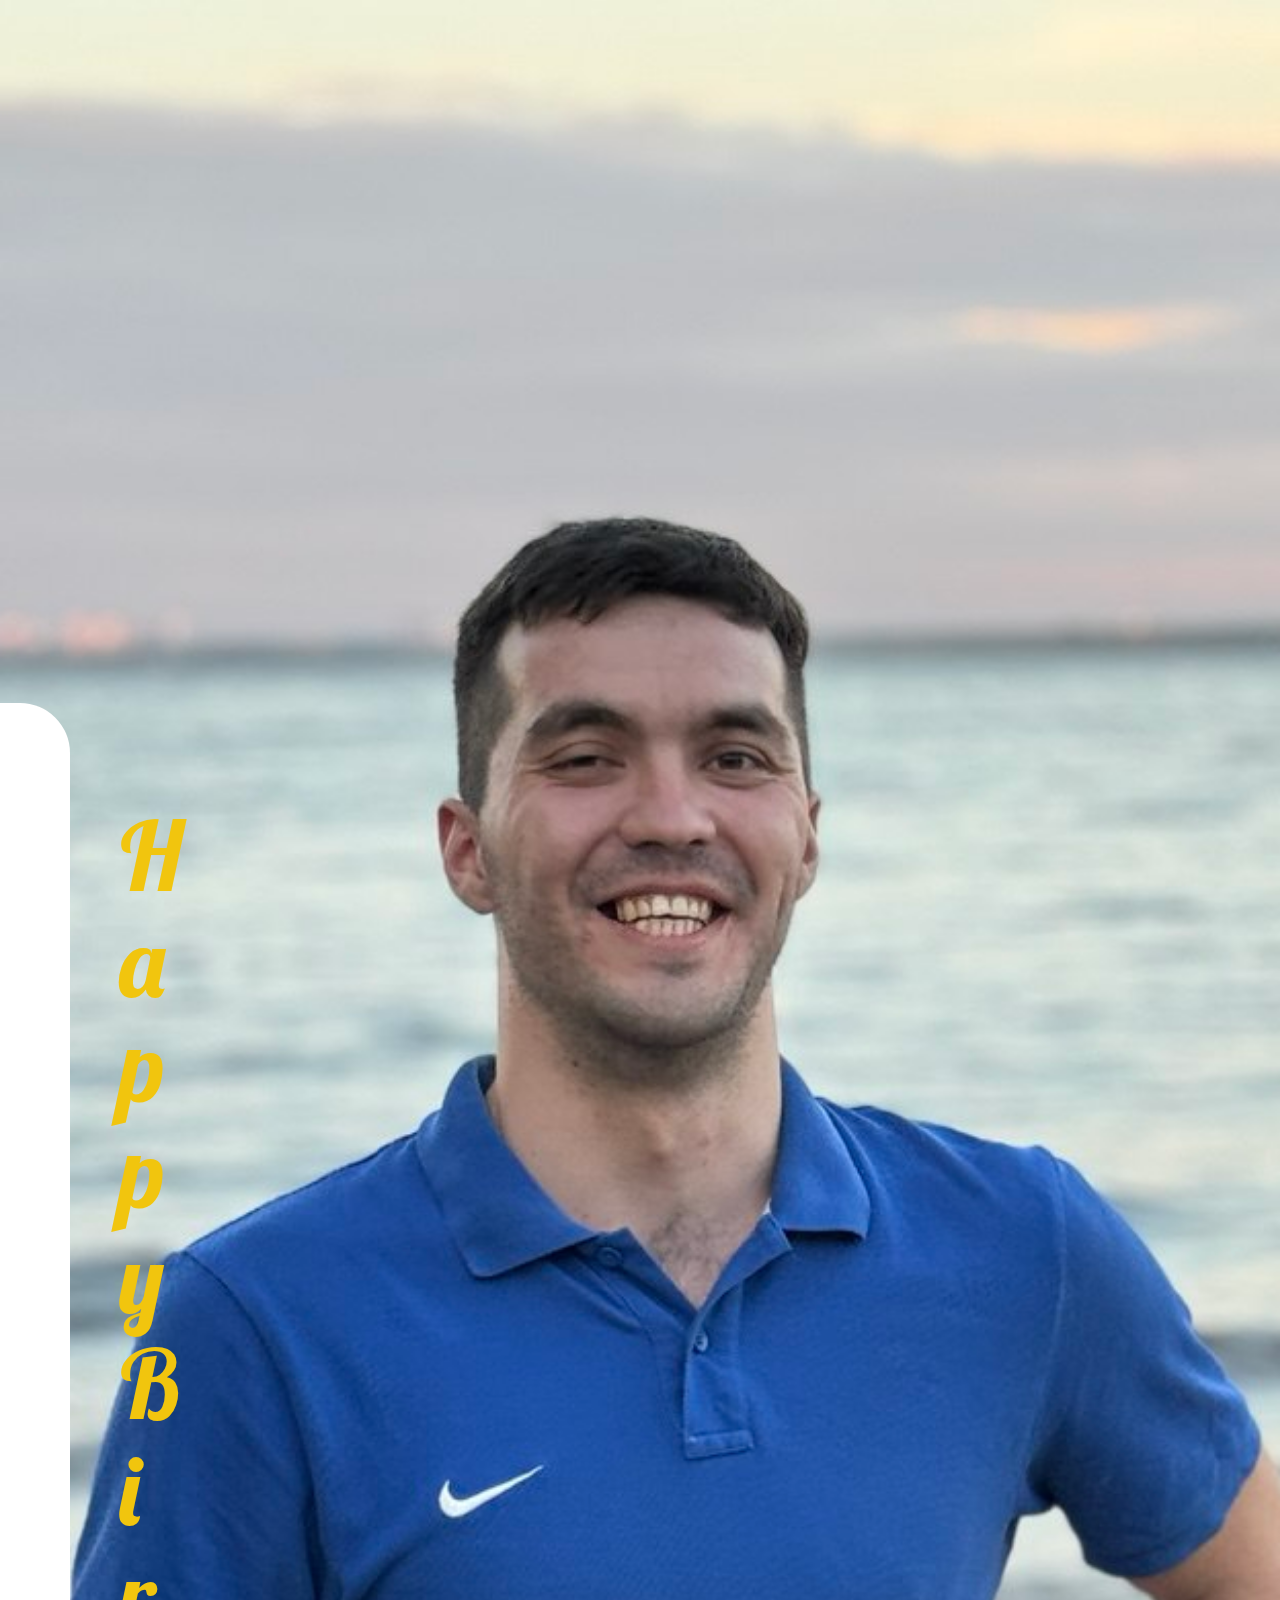
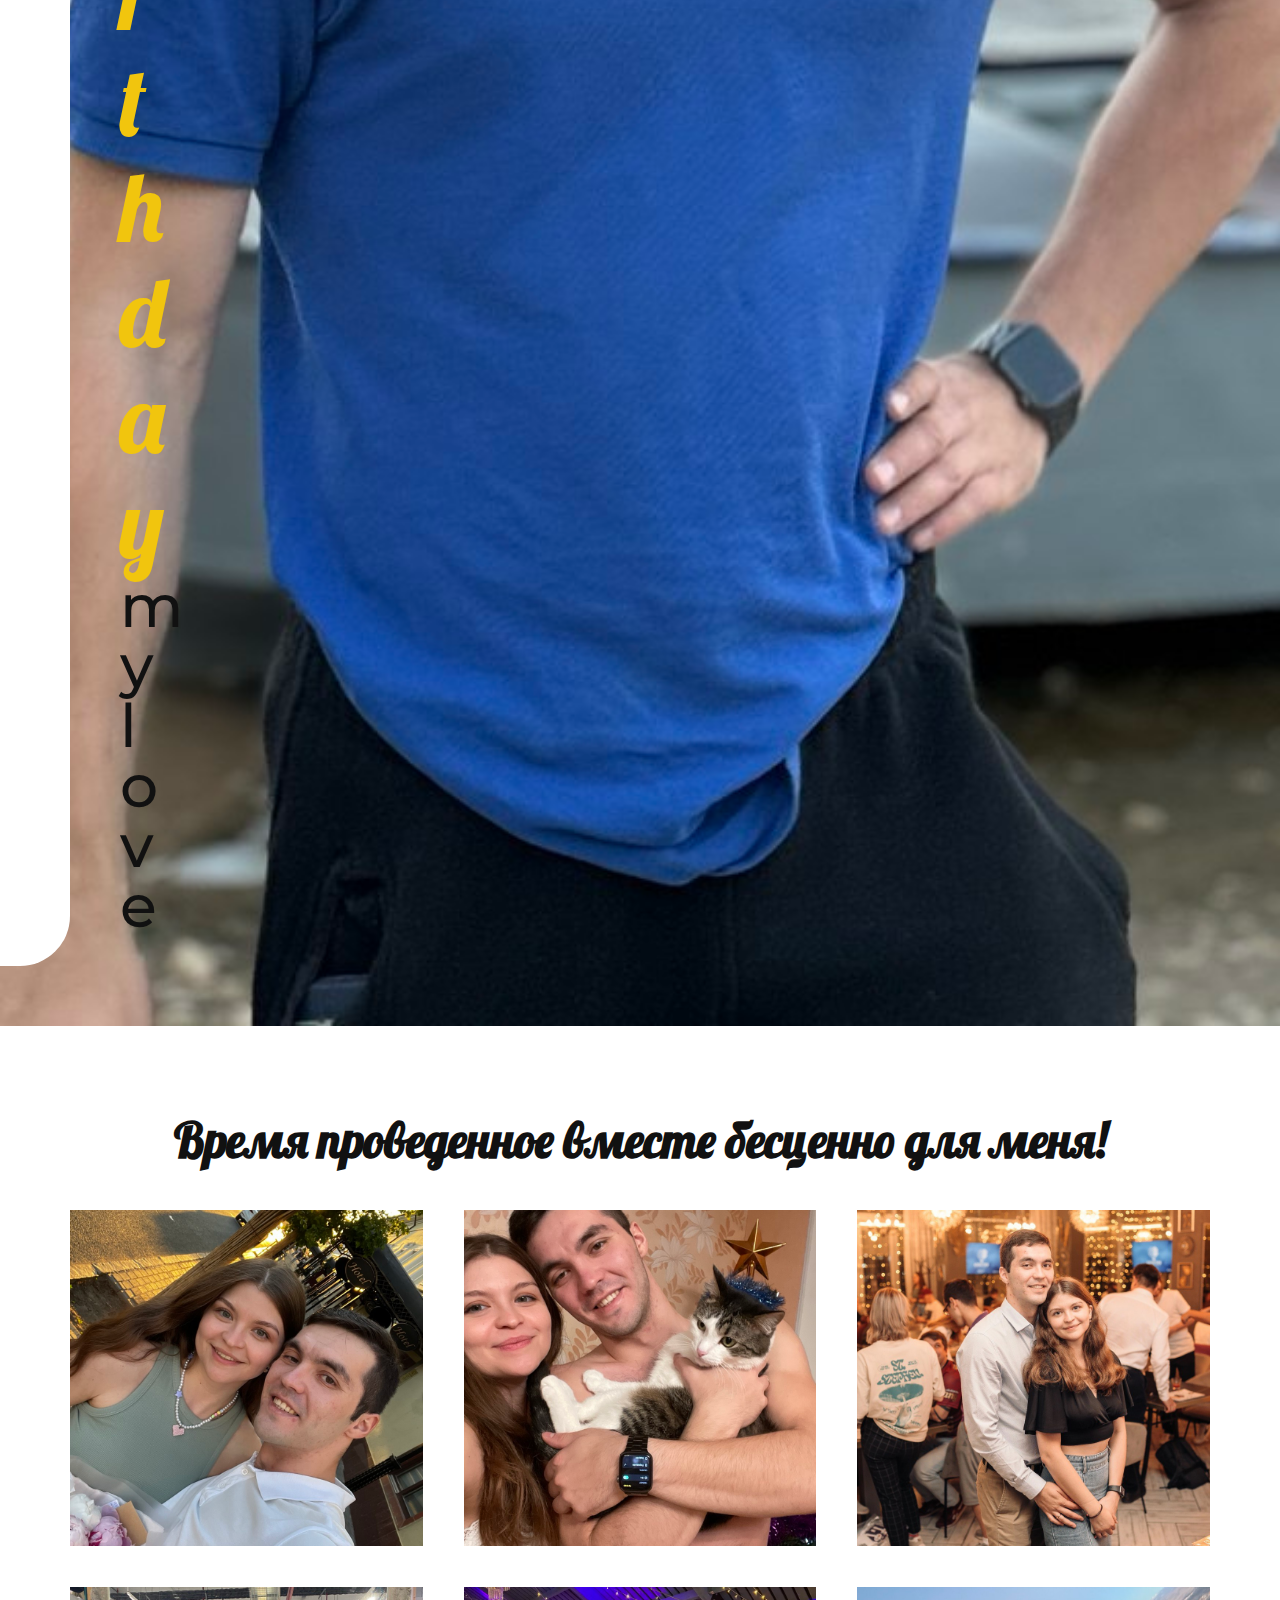
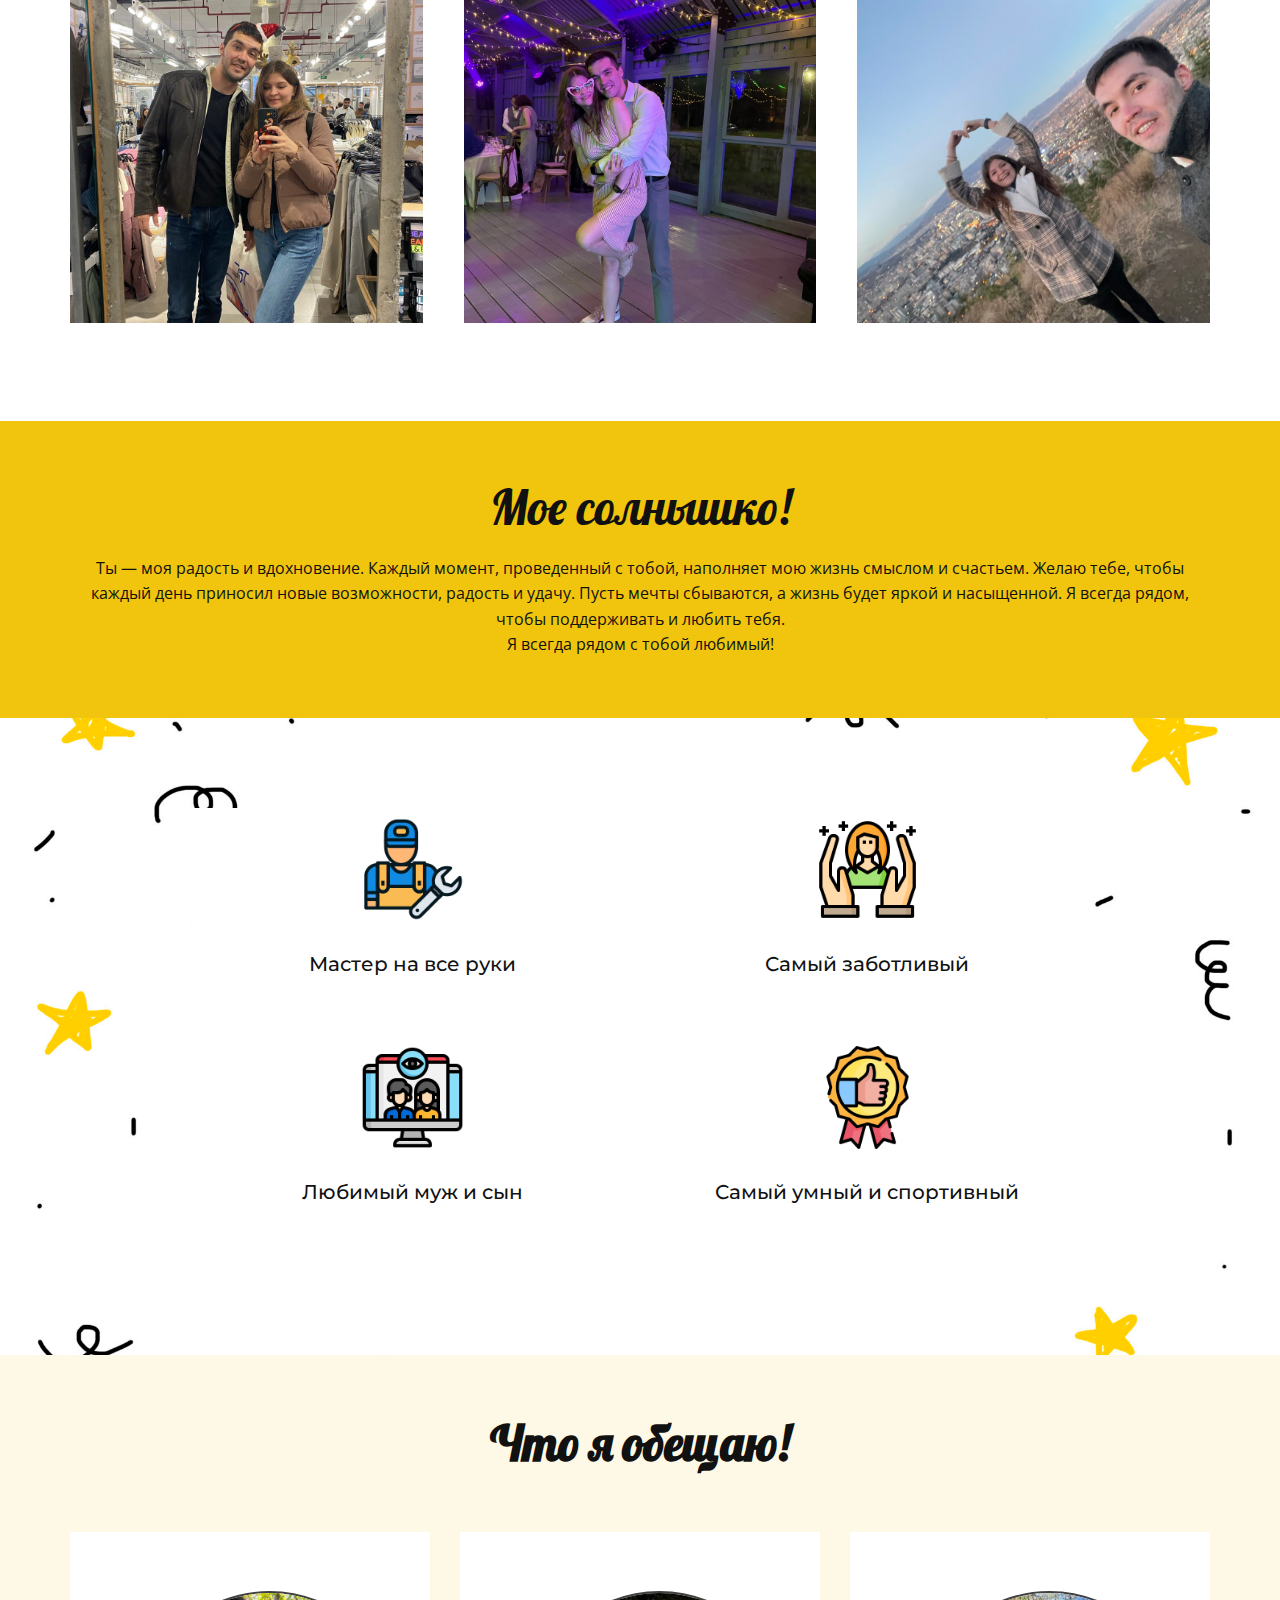
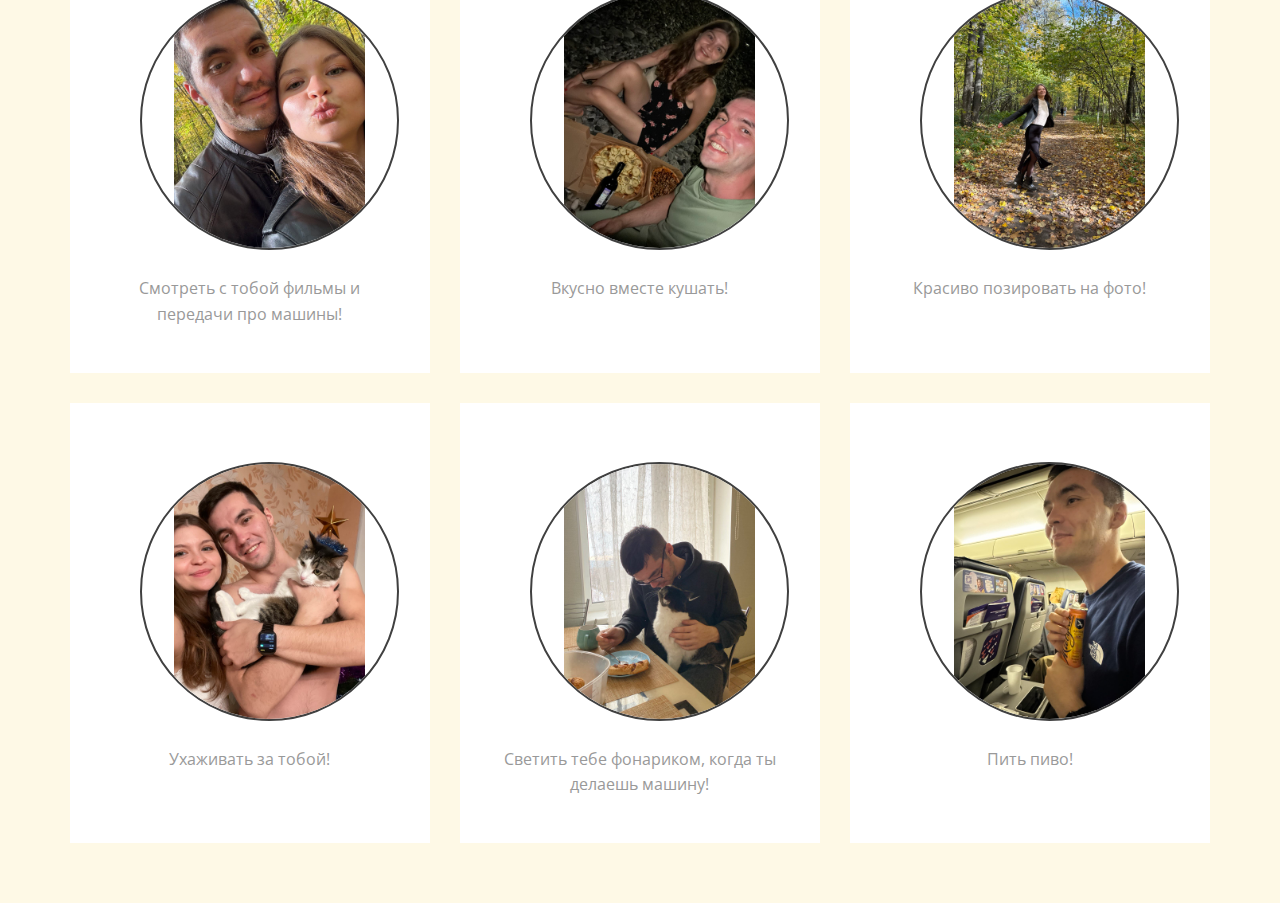
<file: index.html>
<!DOCTYPE html>
<html style="font-size: 16px;" lang="ru"><head>
    <meta name="viewport" content="width=device-width, initial-scale=1.0">
    <meta charset="utf-8">
    <meta name="keywords" content="Birthday, What We Do, Our Team, Our Gallery, ​Book a free consultation">
    <meta name="description" content="">
    <title>Landing 1</title>
    <link rel="stylesheet" href="nicepage.css" media="screen">
<link rel="stylesheet" href="index.css" media="screen">
    <script class="u-script" type="text/javascript" src="jquery-1.9.1.min.js" defer=""></script>
    <script class="u-script" type="text/javascript" src="nicepage.js" defer=""></script>
    <meta name="generator" content="Nicepage 6.19.6, nicepage.com">
    <link id="u-theme-google-font" rel="stylesheet" href="https://fonts.googleapis.com/css?family=Roboto:100,100i,300,300i,400,400i,500,500i,700,700i,900,900i|Open+Sans:300,300i,400,400i,500,500i,600,600i,700,700i,800,800i">
    <link id="u-page-google-font" rel="stylesheet" href="https://fonts.googleapis.com/css?family=Lobster:400|Montserrat:100,100i,200,200i,300,300i,400,400i,500,500i,600,600i,700,700i,800,800i,900,900i">







    <script type="application/ld+json">{
		"@context": "http://schema.org",
		"@type": "Organization",
		"name": ""
}</script>
    <meta name="theme-color" content="#478ac9">
    <meta property="og:title" content="Landing 1">
    <meta property="og:type" content="website">
  <meta data-intl-tel-input-cdn-path="intlTelInput/"></head>
  <body data-home-page="https://website6359911.nicepage.io/Landing-1.html?version=e6842174-5f73-8a22-47b9-0ca309d6e3a1" data-home-page-title="Landing 1" data-path-to-root="./" data-include-products="false" class="u-body u-xl-mode" data-lang="ru">
    <section class="u-clearfix u-image u-section-1" id="sec-de23" data-image-width="960" data-image-height="1280">
      <div class="u-bottom-right-radius-50 u-container-align-left-lg u-container-align-left-md u-container-align-left-xs u-container-style u-group u-shape-round u-top-right-radius-50 u-white u-group-1" bis_skin_checked="1">
        <div class="u-container-layout u-container-layout-1" bis_skin_checked="1">
          <h1 class="u-align-left u-custom-font u-font-lobster u-text u-text-palette-3-base u-text-1">Happy Birthday</h1>
          <h3 class="u-align-left u-custom-font u-font-montserrat u-text u-text-2">my love </h3>
        </div>
      </div>
    </section>
    <section class="u-align-center u-clearfix u-container-align-center u-white u-section-2" id="carousel_c9f3">
      <div class="u-clearfix u-sheet u-sheet-1" bis_skin_checked="1">
        <h2 class="u-custom-font u-font-lobster u-text u-text-1"> Время проведенное вместе бесценно для меня! </h2>
        <div class="u-expanded-width u-gallery u-layout-grid u-lightbox u-show-text-on-hover u-gallery-1" bis_skin_checked="1">
          <div class="u-gallery-inner u-gallery-inner-1" bis_skin_checked="1">
            <div class="u-effect-fade u-effect-hover-zoom u-gallery-item" bis_skin_checked="1">
              <div class="u-back-slide" bis_skin_checked="1">
                <img class="u-back-image u-expanded" src="images/photo_2024-10-08_15-53-45.jpg">
              </div>
              <div class="u-over-slide u-over-slide-1" bis_skin_checked="1"></div>
            </div>
            <div class="u-effect-fade u-effect-hover-zoom u-gallery-item" bis_skin_checked="1">
              <div class="u-back-slide" bis_skin_checked="1">
                <img class="u-back-image u-expanded" src="images/photo_4_2024-10-08_15-51-08.jpg">
              </div>
              <div class="u-over-slide u-over-slide-2" bis_skin_checked="1"></div>
            </div>
            <div class="u-effect-fade u-effect-hover-zoom u-gallery-item" bis_skin_checked="1">
              <div class="u-back-slide" bis_skin_checked="1">
                <img class="u-back-image u-expanded" src="images/photo_2_2024-10-08_15-51-08.jpg">
              </div>
              <div class="u-over-slide u-over-slide-3" bis_skin_checked="1"></div>
            </div>
            <div class="u-effect-fade u-effect-hover-zoom u-gallery-item" bis_skin_checked="1">
              <div class="u-back-slide" bis_skin_checked="1">
                <img class="u-back-image u-expanded" src="images/photo_1_2024-10-08_15-51-08.jpg">
              </div>
              <div class="u-over-slide u-over-slide-4" bis_skin_checked="1"></div>
            </div>
            <div class="u-effect-fade u-effect-hover-zoom u-gallery-item" bis_skin_checked="1">
              <div class="u-back-slide" bis_skin_checked="1">
                <img class="u-back-image u-expanded" src="images/photo_5_2024-10-08_15-51-08.jpg">
              </div>
              <div class="u-over-slide u-over-slide-5" bis_skin_checked="1"></div>
            </div>
            <div class="u-effect-fade u-effect-hover-zoom u-gallery-item" bis_skin_checked="1">
              <div class="u-back-slide" bis_skin_checked="1">
                <img class="u-back-image u-expanded" src="images/photo_3_2024-10-08_15-51-08.jpg">
              </div>
              <div class="u-over-slide u-over-slide-6" bis_skin_checked="1"></div>
            </div>
          </div>
        </div>
      </div>
    </section>
    <section class="u-clearfix u-container-align-center u-palette-3-base u-section-3" id="sec-4388">
      <div class="u-clearfix u-sheet u-valign-middle u-sheet-1" bis_skin_checked="1">
        <h2 class="u-align-center u-custom-font u-font-lobster u-text u-text-default u-text-1">Мое солнышко! </h2>
        <p class="u-align-center u-text u-text-default u-text-2"> Ты — моя радость и вдохновение. Каждый момент, проведенный с тобой, наполняет мою жизнь смыслом и счастьем. Желаю тебе, чтобы каждый день приносил новые возможности, радость и удачу. Пусть мечты сбываются, а жизнь будет яркой и насыщенной. Я всегда рядом, чтобы поддерживать и любить тебя.<br>Я всегда рядом с тобой любимый!
        </p>
      </div>
    </section>
    <section class="u-clearfix u-container-align-center u-image u-section-4" id="sec-8a99" data-image-width="2000" data-image-height="1156">
      <div class="u-clearfix u-sheet u-sheet-1" bis_skin_checked="1">
        <div class="u-list u-list-1" bis_skin_checked="1">
          <div class="u-repeater u-repeater-1" bis_skin_checked="1">
            <div class="u-container-style u-list-item u-repeater-item u-white u-list-item-1" bis_skin_checked="1">
              <div class="u-container-layout u-similar-container u-container-layout-1" bis_skin_checked="1"><span class="u-align-center u-file-icon u-icon u-icon-1"><img src="images/4452757.png" alt=""></span>
                <h5 class="u-align-center u-custom-font u-font-montserrat u-text u-text-default u-text-1">Мастер на все руки</h5>
              </div>
            </div>
            <div class="u-container-align-center u-container-style u-list-item u-repeater-item u-white u-list-item-2" bis_skin_checked="1">
              <div class="u-container-layout u-similar-container u-container-layout-2" bis_skin_checked="1"><span class="u-align-center u-file-icon u-icon u-icon-2"><img src="images/2909994.png" alt=""></span>
                <h5 class="u-align-center u-custom-font u-font-montserrat u-text u-text-default u-text-2">Самый заботливый </h5>
              </div>
            </div>
            <div class="u-container-align-center u-container-style u-list-item u-repeater-item u-white u-list-item-3" bis_skin_checked="1">
              <div class="u-container-layout u-similar-container u-container-layout-3" bis_skin_checked="1"><span class="u-align-center u-file-icon u-icon u-icon-3"><img src="images/8039375.png" alt=""></span>
                <h5 class="u-align-center u-custom-font u-font-montserrat u-text u-text-default u-text-3">Любимый муж и сын</h5>
              </div>
            </div>
            <div class="u-container-align-center u-container-style u-list-item u-repeater-item u-white u-list-item-4" bis_skin_checked="1">
              <div class="u-container-layout u-similar-container u-container-layout-4" bis_skin_checked="1"><span class="u-align-center u-file-icon u-icon u-icon-4"><img src="images/3500896.png" alt=""></span>
                <h5 class="u-align-center u-custom-font u-font-montserrat u-text u-text-default u-text-4">Самый умный и спортивный</h5>
              </div>
            </div>
          </div>
        </div>
      </div>
    </section>
    <section class="u-align-left u-clearfix u-container-align-center u-container-align-left u-palette-3-light-3 u-section-5" id="carousel_f65d">
      <div class="u-clearfix u-sheet u-sheet-1" bis_skin_checked="1">
        <h6 class="u-align-center u-custom-font u-font-lobster u-text u-text-default u-text-1">Что я обещаю!</h6>
        <div class="u-expanded-width u-list u-list-1" bis_skin_checked="1">
          <div class="u-repeater u-repeater-1" bis_skin_checked="1">
            <div class="u-align-left u-container-style u-list-item u-repeater-item u-shape-rectangle u-white u-list-item-1" bis_skin_checked="1">
              <div class="u-container-layout u-similar-container u-container-layout-1" bis_skin_checked="1">
                <img class="u-border-2 u-border-grey-75 u-image u-image-circle u-image-contain u-image-1" src="images/photo_2_2024-10-08_16-44-36.jpg" alt="" data-image-width="960" data-image-height="1280">
                <p class="u-align-center u-text u-text-grey-40 u-text-2">Смотреть с тобой фильмы и передачи про машины!</p>
              </div>
            </div>
            <div class="u-align-left u-container-style u-list-item u-repeater-item u-shape-rectangle u-white u-list-item-2" bis_skin_checked="1">
              <div class="u-container-layout u-similar-container u-container-layout-2" bis_skin_checked="1">
                <img class="u-border-2 u-border-grey-75 u-image u-image-circle u-image-contain u-image-2" src="images/photo_1_2024-10-08_16-37-55.jpg" alt="" data-image-width="960" data-image-height="1280">
                <p class="u-align-center u-text u-text-grey-40 u-text-3">Вкусно вместе кушать!</p>
              </div>
            </div>
            <div class="u-align-left u-container-style u-list-item u-repeater-item u-shape-rectangle u-white u-list-item-3" bis_skin_checked="1">
              <div class="u-container-layout u-similar-container u-container-layout-3" bis_skin_checked="1">
                <img class="u-border-2 u-border-grey-75 u-image u-image-circle u-image-contain u-image-3" src="images/photo_2_2024-10-08_16-37-55.jpg" alt="" data-image-width="960" data-image-height="1280">
                <p class="u-align-center u-text u-text-grey-40 u-text-4">Красиво позировать на фото!</p>
              </div>
            </div>
            <div class="u-align-left u-container-style u-list-item u-repeater-item u-shape-rectangle u-white u-list-item-4" bis_skin_checked="1">
              <div class="u-container-layout u-similar-container u-container-layout-4" bis_skin_checked="1">
                <img class="u-border-2 u-border-grey-75 u-image u-image-circle u-image-contain u-image-4" src="images/photo_4_2024-10-08_15-51-08.jpg" alt="" data-image-width="960" data-image-height="1280">
                <p class="u-align-center u-text u-text-grey-40 u-text-5">Ухаживать за тобой!</p>
              </div>
            </div>
            <div class="u-align-left u-container-style u-list-item u-repeater-item u-shape-rectangle u-white u-list-item-5" bis_skin_checked="1">
              <div class="u-container-layout u-similar-container u-container-layout-5" bis_skin_checked="1">
                <img class="u-border-2 u-border-grey-75 u-image u-image-circle u-image-contain u-image-5" src="images/photo_1_2024-10-08_16-44-36.jpg" alt="" data-image-width="960" data-image-height="1280">
                <p class="u-align-center u-text u-text-grey-40 u-text-6">Светить тебе фонариком, когда ты делаешь машину!</p>
              </div>
            </div>
            <div class="u-align-left u-container-style u-list-item u-repeater-item u-shape-rectangle u-white u-list-item-6" bis_skin_checked="1">
              <div class="u-container-layout u-similar-container u-container-layout-6" bis_skin_checked="1">
                <img class="u-border-2 u-border-grey-75 u-image u-image-circle u-image-contain u-image-6" src="images/photo_3_2024-10-08_16-37-55.jpg" alt="" data-image-width="960" data-image-height="1280">
                <p class="u-align-center u-text u-text-grey-40 u-text-7">Пить пиво!</p>
              </div>
            </div>
          </div>
        </div>
      </div>
    </section>


</body></html>
</file>
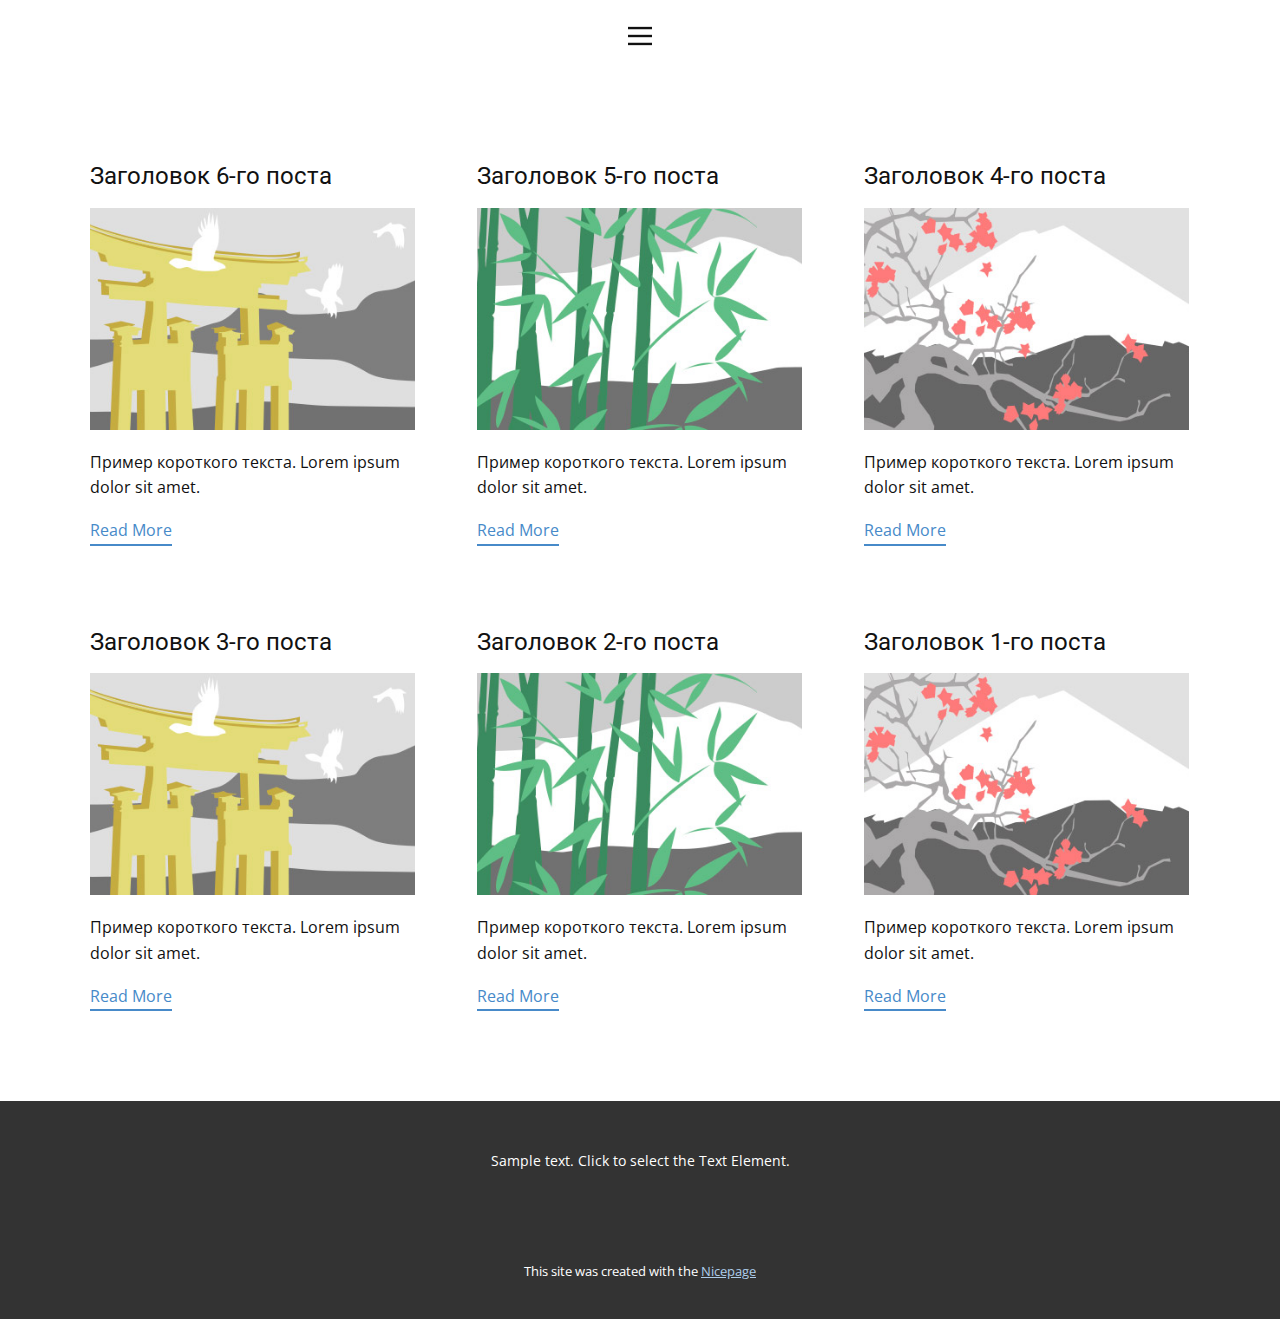
<file: blog/blog.html>
<!DOCTYPE html>
<html style="font-size: 16px;" lang="ru"><head>
    <meta name="viewport" content="width=device-width, initial-scale=1.0">
    <meta charset="utf-8">
    <meta name="keywords" content="">
    <meta name="description" content="">
    <title>Блог</title>
    <link rel="stylesheet" href="../nicepage.css" media="screen">
<link rel="stylesheet" href="../Blog-Template.css" media="screen">
    <script class="u-script" type="text/javascript" src="../jquery-1.9.1.min.js" defer=""></script>
    <script class="u-script" type="text/javascript" src="../nicepage.js" defer=""></script>
    <meta name="generator" content="Nicepage 6.19.6, nicepage.com">
    <link id="u-theme-google-font" rel="stylesheet" href="https://fonts.googleapis.com/css?family=Roboto:100,100i,300,300i,400,400i,500,500i,700,700i,900,900i|Open+Sans:300,300i,400,400i,500,500i,600,600i,700,700i,800,800i">
    
    
    
    <script type="application/ld+json">{
		"@context": "http://schema.org",
		"@type": "Organization",
		"name": ""
}</script>
    <meta name="theme-color" content="#478ac9">
  <meta data-intl-tel-input-cdn-path="intlTelInput/"></head>
  <body data-path-to-root="./" data-include-products="false" class="u-body u-xl-mode" data-lang="ru"><header class="u-clearfix u-header u-header" id="sec-609f"><div class="u-clearfix u-sheet u-sheet-1" bis_skin_checked="1">
        <nav class="u-align-left u-menu u-menu-hamburger u-offcanvas u-menu-1" data-responsive-from="XL">
          <div class="menu-collapse" bis_skin_checked="1">
            <a class="u-button-style u-nav-link" href="#" style="padding: 4px 0px; font-size: calc(1em + 8px);">
              <svg class="u-svg-link" preserveAspectRatio="xMidYMin slice" viewBox="0 0 302 302" style=""><use xlink:href="#svg-5c50"></use></svg>
              <svg xmlns="http://www.w3.org/2000/svg" xmlns:xlink="http://www.w3.org/1999/xlink" version="1.1" id="svg-5c50" x="0px" y="0px" viewBox="0 0 302 302" style="enable-background:new 0 0 302 302;" xml:space="preserve" class="u-svg-content"><g><rect y="36" width="302" height="30"></rect><rect y="236" width="302" height="30"></rect><rect y="136" width="302" height="30"></rect>
</g><g></g><g></g><g></g><g></g><g></g><g></g><g></g><g></g><g></g><g></g><g></g><g></g><g></g><g></g><g></g></svg>
            </a>
          </div>
          <div class="u-custom-menu u-nav-container" bis_skin_checked="1">
            <ul class="u-nav u-unstyled u-nav-1"><li class="u-nav-item"><a class="u-button-style u-nav-link u-text-active-palette-1-base u-text-hover-palette-2-base" href="#" style="padding: 10px 20px;">Home</a>
</li><li class="u-nav-item"><a class="u-button-style u-nav-link u-text-active-palette-1-base u-text-hover-palette-2-base" href="#" style="padding: 10px 20px;">Landing</a>
</li><li class="u-nav-item"><a class="u-button-style u-nav-link u-text-active-palette-1-base u-text-hover-palette-2-base" href="#" style="padding: 10px 20px;">About</a>
</li><li class="u-nav-item"><a class="u-button-style u-nav-link u-text-active-palette-1-base u-text-hover-palette-2-base" href="#" style="padding: 10px 20px;">Gallery</a>
</li><li class="u-nav-item"><a class="u-button-style u-nav-link u-text-active-palette-1-base u-text-hover-palette-2-base" href="#" style="padding: 10px 20px;">Contact</a>
</li></ul>
          </div>
          <div class="u-custom-menu u-nav-container-collapse" bis_skin_checked="1">
            <div class="u-align-center u-container-align-center u-container-style u-inner-container-layout u-opacity u-opacity-95 u-palette-4-base u-sidenav" bis_skin_checked="1">
              <div class="u-inner-container-layout u-sidenav-overflow" bis_skin_checked="1">
                <div class="u-menu-close" bis_skin_checked="1"></div>
                <ul class="u-align-center u-nav u-popupmenu-items u-unstyled u-nav-2"><li class="u-nav-item"><a class="u-button-style u-nav-link" href="#">Home</a>
</li><li class="u-nav-item"><a class="u-button-style u-nav-link" href="#">Landing</a>
</li><li class="u-nav-item"><a class="u-button-style u-nav-link" href="#">About</a>
</li><li class="u-nav-item"><a class="u-button-style u-nav-link" href="#">Gallery</a>
</li><li class="u-nav-item"><a class="u-button-style u-nav-link" href="#">Contact</a>
</li></ul>
              </div>
            </div>
            <div class="u-menu-overlay u-opacity u-opacity-70 u-palette-4-dark-3" bis_skin_checked="1"></div>
          </div>
        </nav>
      </div></header>
    <section class="u-clearfix u-section-1" id="sec-36ca">
      <div class="u-clearfix u-sheet u-valign-middle u-sheet-1"><!--blog--><!--blog_options_json--><!--{"type":"Recent","source":"","tags":"","count":""}--><!--/blog_options_json-->
        <div class="u-blog u-expanded-width u-repeater u-repeater-1"><!--blog_post-->
          <div class="u-blog-post u-container-style u-repeater-item u-white u-repeater-item-1">
            <div class="u-container-layout u-similar-container u-valign-top u-container-layout-1"><!--blog_post_header-->
              <h4 class="u-blog-control u-text u-text-1">
                <a class="u-post-header-link" href="../blog/пост-5.html">Заголовок 6-го поста</a>
              </h4><!--/blog_post_header--><!--blog_post_image-->
              <a class="u-post-header-link" href="../blog/пост-5.html"><img alt="" class="u-blog-control u-expanded-width u-image u-image-default u-image-1" src="../images/8ad73f3c.jpeg"></a><!--/blog_post_image--><!--blog_post_content-->
              <div class="u-blog-control u-post-content u-text u-text-2 fr-view">Пример короткого текста. Lorem ipsum dolor sit amet.</div><!--/blog_post_content--><!--blog_post_readmore-->
              <a href="../blog/пост-5.html" class="u-blog-control u-border-2 u-border-palette-1-base u-btn u-btn-rectangle u-button-style u-none u-btn-1"><!--blog_post_readmore_content--><!--options_json--><!--{"content":"Read More","defaultValue":"Читать дальше"}--><!--/options_json-->Read More<!--/blog_post_readmore_content--></a><!--/blog_post_readmore-->
            </div>
          </div><div class="u-blog-post u-container-style u-repeater-item u-video-cover u-white">
            <div class="u-container-layout u-similar-container u-valign-top u-container-layout-2"><!--blog_post_header-->
              <h4 class="u-blog-control u-text u-text-3">
                <a class="u-post-header-link" href="../blog/пост-4.html">Заголовок 5-го поста</a>
              </h4><!--/blog_post_header--><!--blog_post_image-->
              <a class="u-post-header-link" href="../blog/пост-4.html"><img alt="" class="u-blog-control u-expanded-width u-image u-image-default u-image-2" src="../images/68f64b9d.jpeg"></a><!--/blog_post_image--><!--blog_post_content-->
              <div class="u-blog-control u-post-content u-text u-text-4 fr-view">Пример короткого текста. Lorem ipsum dolor sit amet.</div><!--/blog_post_content--><!--blog_post_readmore-->
              <a href="../blog/пост-4.html" class="u-blog-control u-border-2 u-border-palette-1-base u-btn u-btn-rectangle u-button-style u-none u-btn-2"><!--blog_post_readmore_content--><!--options_json--><!--{"content":"Read More","defaultValue":"Читать дальше"}--><!--/options_json-->Read More<!--/blog_post_readmore_content--></a><!--/blog_post_readmore-->
            </div>
          </div><div class="u-blog-post u-container-style u-repeater-item u-video-cover u-white">
            <div class="u-container-layout u-similar-container u-valign-top u-container-layout-3"><!--blog_post_header-->
              <h4 class="u-blog-control u-text u-text-5">
                <a class="u-post-header-link" href="../blog/пост-3.html">Заголовок 4-го поста</a>
              </h4><!--/blog_post_header--><!--blog_post_image-->
              <a class="u-post-header-link" href="../blog/пост-3.html"><img alt="" class="u-blog-control u-expanded-width u-image u-image-default u-image-3" src="../images/0fd3416c.jpeg"></a><!--/blog_post_image--><!--blog_post_content-->
              <div class="u-blog-control u-post-content u-text u-text-6 fr-view">Пример короткого текста. Lorem ipsum dolor sit amet.</div><!--/blog_post_content--><!--blog_post_readmore-->
              <a href="../blog/пост-3.html" class="u-blog-control u-border-2 u-border-palette-1-base u-btn u-btn-rectangle u-button-style u-none u-btn-3"><!--blog_post_readmore_content--><!--options_json--><!--{"content":"Read More","defaultValue":"Читать дальше"}--><!--/options_json-->Read More<!--/blog_post_readmore_content--></a><!--/blog_post_readmore-->
            </div>
          </div><div class="u-blog-post u-container-style u-repeater-item u-white u-repeater-item-1">
            <div class="u-container-layout u-similar-container u-valign-top u-container-layout-1"><!--blog_post_header-->
              <h4 class="u-blog-control u-text u-text-1">
                <a class="u-post-header-link" href="../blog/пост-2.html">Заголовок 3-го поста</a>
              </h4><!--/blog_post_header--><!--blog_post_image-->
              <a class="u-post-header-link" href="../blog/пост-2.html"><img alt="" class="u-blog-control u-expanded-width u-image u-image-default u-image-1" src="../images/8ad73f3c.jpeg"></a><!--/blog_post_image--><!--blog_post_content-->
              <div class="u-blog-control u-post-content u-text u-text-2 fr-view">Пример короткого текста. Lorem ipsum dolor sit amet.</div><!--/blog_post_content--><!--blog_post_readmore-->
              <a href="../blog/пост-2.html" class="u-blog-control u-border-2 u-border-palette-1-base u-btn u-btn-rectangle u-button-style u-none u-btn-1"><!--blog_post_readmore_content--><!--options_json--><!--{"content":"Read More","defaultValue":"Читать дальше"}--><!--/options_json-->Read More<!--/blog_post_readmore_content--></a><!--/blog_post_readmore-->
            </div>
          </div><div class="u-blog-post u-container-style u-repeater-item u-video-cover u-white">
            <div class="u-container-layout u-similar-container u-valign-top u-container-layout-2"><!--blog_post_header-->
              <h4 class="u-blog-control u-text u-text-3">
                <a class="u-post-header-link" href="../blog/пост-1.html">Заголовок 2-го поста</a>
              </h4><!--/blog_post_header--><!--blog_post_image-->
              <a class="u-post-header-link" href="../blog/пост-1.html"><img alt="" class="u-blog-control u-expanded-width u-image u-image-default u-image-2" src="../images/68f64b9d.jpeg"></a><!--/blog_post_image--><!--blog_post_content-->
              <div class="u-blog-control u-post-content u-text u-text-4 fr-view">Пример короткого текста. Lorem ipsum dolor sit amet.</div><!--/blog_post_content--><!--blog_post_readmore-->
              <a href="../blog/пост-1.html" class="u-blog-control u-border-2 u-border-palette-1-base u-btn u-btn-rectangle u-button-style u-none u-btn-2"><!--blog_post_readmore_content--><!--options_json--><!--{"content":"Read More","defaultValue":"Читать дальше"}--><!--/options_json-->Read More<!--/blog_post_readmore_content--></a><!--/blog_post_readmore-->
            </div>
          </div><div class="u-blog-post u-container-style u-repeater-item u-video-cover u-white">
            <div class="u-container-layout u-similar-container u-valign-top u-container-layout-3"><!--blog_post_header-->
              <h4 class="u-blog-control u-text u-text-5">
                <a class="u-post-header-link" href="../blog/пост.html">Заголовок 1-го поста</a>
              </h4><!--/blog_post_header--><!--blog_post_image-->
              <a class="u-post-header-link" href="../blog/пост.html"><img alt="" class="u-blog-control u-expanded-width u-image u-image-default u-image-3" src="../images/0fd3416c.jpeg"></a><!--/blog_post_image--><!--blog_post_content-->
              <div class="u-blog-control u-post-content u-text u-text-6 fr-view">Пример короткого текста. Lorem ipsum dolor sit amet.</div><!--/blog_post_content--><!--blog_post_readmore-->
              <a href="../blog/пост.html" class="u-blog-control u-border-2 u-border-palette-1-base u-btn u-btn-rectangle u-button-style u-none u-btn-3"><!--blog_post_readmore_content--><!--options_json--><!--{"content":"Read More","defaultValue":"Читать дальше"}--><!--/options_json-->Read More<!--/blog_post_readmore_content--></a><!--/blog_post_readmore-->
            </div>
          </div><!--/blog_post--><!--blog_post-->
          <!--/blog_post--><!--blog_post-->
          <!--/blog_post-->
        </div><!--/blog-->
      </div>
    </section>
    
    
    
    <footer class="u-align-center u-clearfix u-container-align-center u-footer u-grey-80 u-footer" id="sec-176d"><div class="u-clearfix u-sheet u-sheet-1" bis_skin_checked="1">
        <p class="u-small-text u-text u-text-variant u-text-1">Sample text. Click to select the Text Element.</p>
      </div></footer>
    <section class="u-backlink u-clearfix u-grey-80">
      <p class="u-text">
        <span>This site was created with the </span>
        <a class="u-link" href="https://nicepage.com/" target="_blank" rel="nofollow">
          <span>Nicepage</span>
        </a>
      </p>
    </section>
  
</body></html>
</file>
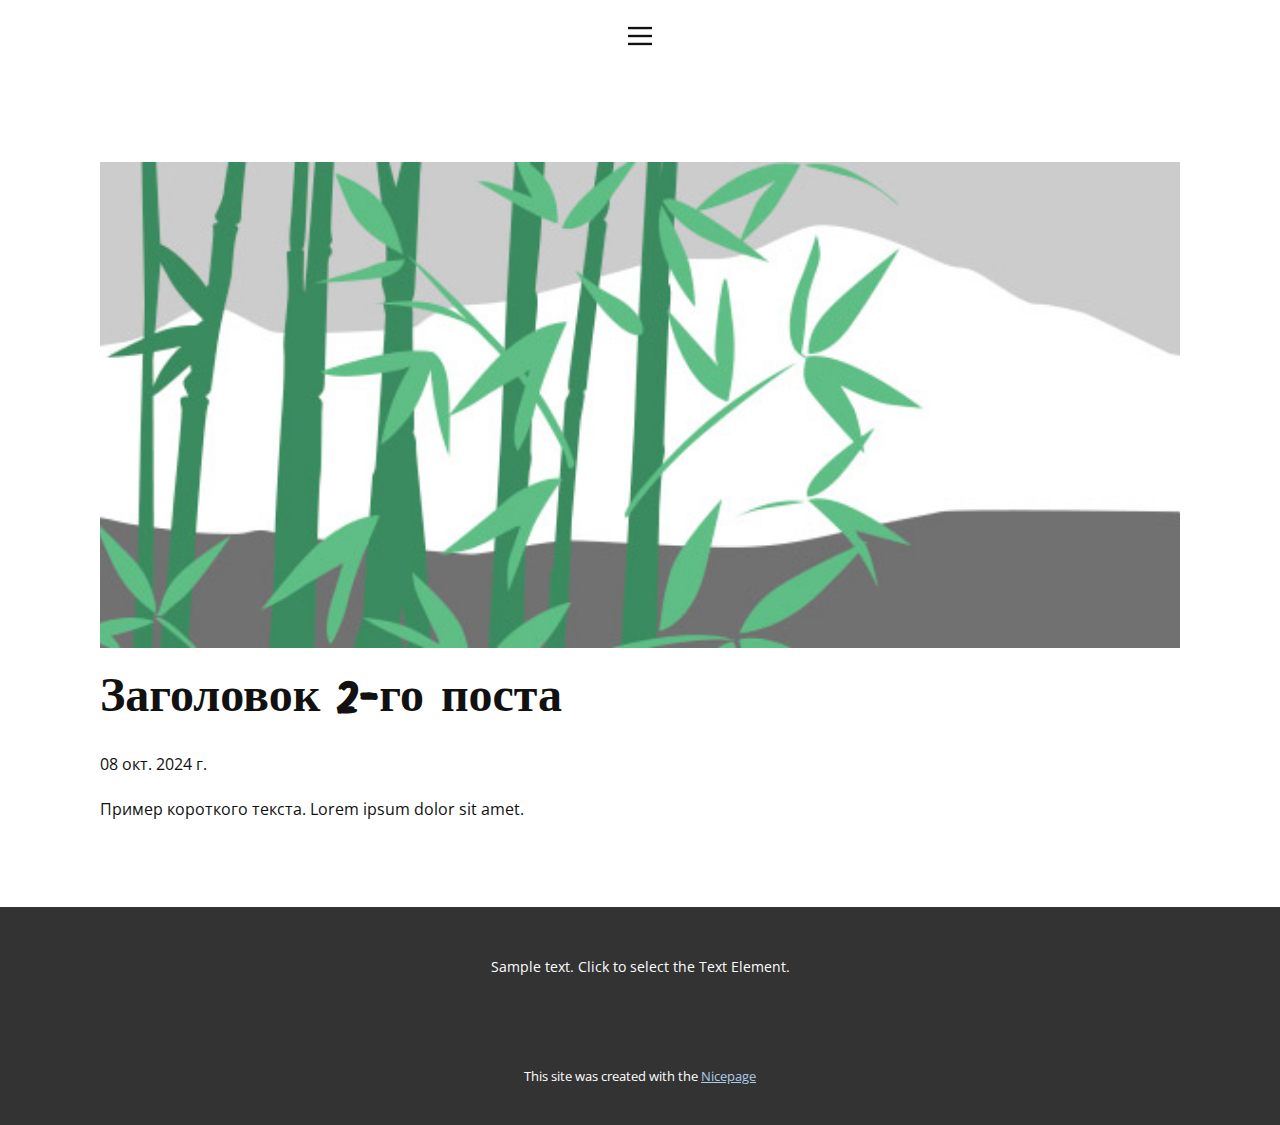
<file: blog/пост-1.html>
<!DOCTYPE html>
<html style="font-size: 16px;" lang="ru"><head>
    <meta name="viewport" content="width=device-width, initial-scale=1.0">
    <meta charset="utf-8">
    <meta name="keywords" content="Заголовок 1-го поста">
    <meta name="description" content="">
    <title>Заголовок 2-го поста</title>
    <link rel="stylesheet" href="../nicepage.css" media="screen">
<link rel="stylesheet" href="../Post-Template.css" media="screen">
    <script class="u-script" type="text/javascript" src="../jquery-1.9.1.min.js" defer=""></script>
    <script class="u-script" type="text/javascript" src="../nicepage.js" defer=""></script>
    <meta name="generator" content="Nicepage 6.19.6, nicepage.com">
    <link id="u-theme-google-font" rel="stylesheet" href="https://fonts.googleapis.com/css?family=Roboto:100,100i,300,300i,400,400i,500,500i,700,700i,900,900i|Open+Sans:300,300i,400,400i,500,500i,600,600i,700,700i,800,800i">
    <link id="u-page-google-font" rel="stylesheet" href="https://fonts.googleapis.com/css?family=Finger+Paint:400">
    
    
    
    <script type="application/ld+json">{
		"@context": "http://schema.org",
		"@type": "Organization",
		"name": ""
}</script>
    <meta name="theme-color" content="#478ac9">
  <meta data-intl-tel-input-cdn-path="intlTelInput/"></head>
  <body data-path-to-root="./" data-include-products="false" class="u-body u-xl-mode" data-lang="ru"><header class="u-clearfix u-header u-header" id="sec-609f"><div class="u-clearfix u-sheet u-sheet-1" bis_skin_checked="1">
        <nav class="u-align-left u-menu u-menu-hamburger u-offcanvas u-menu-1" data-responsive-from="XL">
          <div class="menu-collapse" bis_skin_checked="1">
            <a class="u-button-style u-nav-link" href="#" style="padding: 4px 0px; font-size: calc(1em + 8px);">
              <svg class="u-svg-link" preserveAspectRatio="xMidYMin slice" viewBox="0 0 302 302" style=""><use xlink:href="#svg-5c50"></use></svg>
              <svg xmlns="http://www.w3.org/2000/svg" xmlns:xlink="http://www.w3.org/1999/xlink" version="1.1" id="svg-5c50" x="0px" y="0px" viewBox="0 0 302 302" style="enable-background:new 0 0 302 302;" xml:space="preserve" class="u-svg-content"><g><rect y="36" width="302" height="30"></rect><rect y="236" width="302" height="30"></rect><rect y="136" width="302" height="30"></rect>
</g><g></g><g></g><g></g><g></g><g></g><g></g><g></g><g></g><g></g><g></g><g></g><g></g><g></g><g></g><g></g></svg>
            </a>
          </div>
          <div class="u-custom-menu u-nav-container" bis_skin_checked="1">
            <ul class="u-nav u-unstyled u-nav-1"><li class="u-nav-item"><a class="u-button-style u-nav-link u-text-active-palette-1-base u-text-hover-palette-2-base" href="#" style="padding: 10px 20px;">Home</a>
</li><li class="u-nav-item"><a class="u-button-style u-nav-link u-text-active-palette-1-base u-text-hover-palette-2-base" href="#" style="padding: 10px 20px;">Landing</a>
</li><li class="u-nav-item"><a class="u-button-style u-nav-link u-text-active-palette-1-base u-text-hover-palette-2-base" href="#" style="padding: 10px 20px;">About</a>
</li><li class="u-nav-item"><a class="u-button-style u-nav-link u-text-active-palette-1-base u-text-hover-palette-2-base" href="#" style="padding: 10px 20px;">Gallery</a>
</li><li class="u-nav-item"><a class="u-button-style u-nav-link u-text-active-palette-1-base u-text-hover-palette-2-base" href="#" style="padding: 10px 20px;">Contact</a>
</li></ul>
          </div>
          <div class="u-custom-menu u-nav-container-collapse" bis_skin_checked="1">
            <div class="u-align-center u-container-align-center u-container-style u-inner-container-layout u-opacity u-opacity-95 u-palette-4-base u-sidenav" bis_skin_checked="1">
              <div class="u-inner-container-layout u-sidenav-overflow" bis_skin_checked="1">
                <div class="u-menu-close" bis_skin_checked="1"></div>
                <ul class="u-align-center u-nav u-popupmenu-items u-unstyled u-nav-2"><li class="u-nav-item"><a class="u-button-style u-nav-link" href="#">Home</a>
</li><li class="u-nav-item"><a class="u-button-style u-nav-link" href="#">Landing</a>
</li><li class="u-nav-item"><a class="u-button-style u-nav-link" href="#">About</a>
</li><li class="u-nav-item"><a class="u-button-style u-nav-link" href="#">Gallery</a>
</li><li class="u-nav-item"><a class="u-button-style u-nav-link" href="#">Contact</a>
</li></ul>
              </div>
            </div>
            <div class="u-menu-overlay u-opacity u-opacity-70 u-palette-4-dark-3" bis_skin_checked="1"></div>
          </div>
        </nav>
      </div></header>
    <section class="u-align-center u-clearfix u-section-1" id="sec-1a24">
      <div class="u-clearfix u-sheet u-valign-middle-md u-valign-middle-sm u-valign-middle-xs u-sheet-1"><!--post_details--><!--post_details_options_json--><!--{"source":""}--><!--/post_details_options_json--><!--blog_post-->
        <div class="u-container-style u-expanded-width u-post-details u-post-details-1">
          <div class="u-container-layout u-valign-middle u-container-layout-1"><!--blog_post_image-->
            <img alt="" class="u-blog-control u-expanded-width u-image u-image-default u-image-1" src="../images/68f64b9d.jpeg"><!--/blog_post_image--><!--blog_post_header-->
            <h2 class="u-blog-control u-text u-text-1">Заголовок 2-го поста</h2><!--/blog_post_header--><!--blog_post_metadata-->
            <div class="u-blog-control u-metadata u-metadata-1"><!--blog_post_metadata_date-->
              <span class="u-meta-date u-meta-icon">08 окт. 2024 г.</span><!--/blog_post_metadata_date--><!--blog_post_metadata_category-->
              <!--/blog_post_metadata_category--><!--blog_post_metadata_comments-->
              <!--/blog_post_metadata_comments-->
            </div><!--/blog_post_metadata--><!--blog_post_content-->
            <div class="u-align-justify u-blog-control u-post-content u-text u-text-2 fr-view">
  Пример короткого текста. Lorem ipsum dolor sit amet.
  </div><!--/blog_post_content-->
          </div>
        </div><!--/blog_post--><!--/post_details-->
      </div>
    </section>
    
    
    
    <footer class="u-align-center u-clearfix u-container-align-center u-footer u-grey-80 u-footer" id="sec-176d"><div class="u-clearfix u-sheet u-sheet-1" bis_skin_checked="1">
        <p class="u-small-text u-text u-text-variant u-text-1">Sample text. Click to select the Text Element.</p>
      </div></footer>
    <section class="u-backlink u-clearfix u-grey-80">
      <p class="u-text">
        <span>This site was created with the </span>
        <a class="u-link" href="https://nicepage.com/" target="_blank" rel="nofollow">
          <span>Nicepage</span>
        </a>
      </p>
    </section>
  
</body></html>
</file>
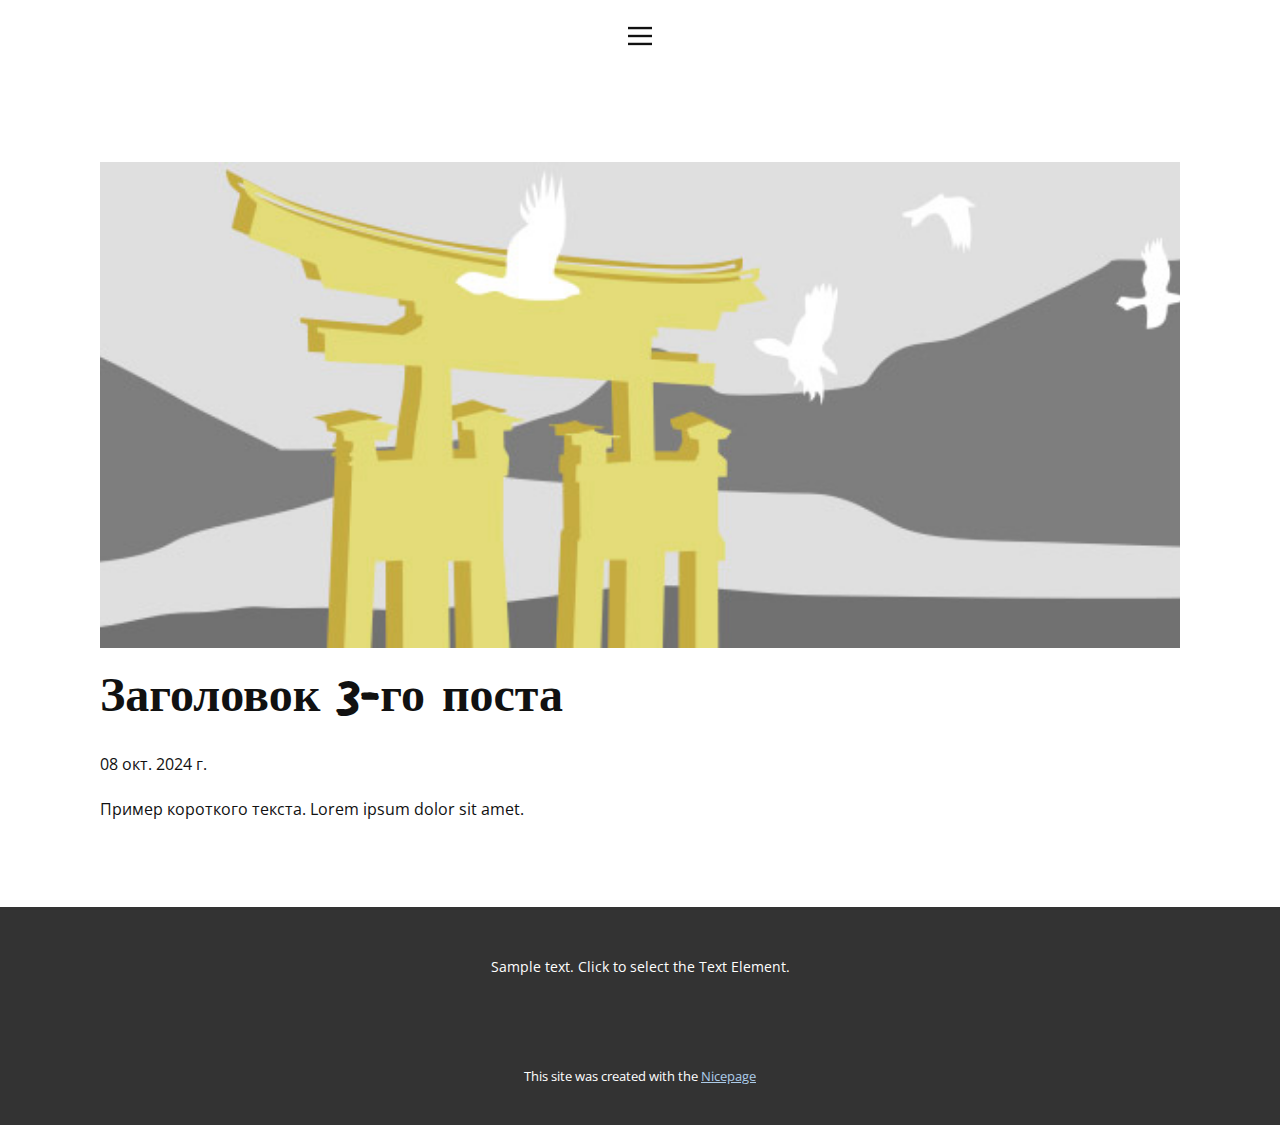
<file: blog/пост-2.html>
<!DOCTYPE html>
<html style="font-size: 16px;" lang="ru"><head>
    <meta name="viewport" content="width=device-width, initial-scale=1.0">
    <meta charset="utf-8">
    <meta name="keywords" content="Заголовок 1-го поста">
    <meta name="description" content="">
    <title>Заголовок 3-го поста</title>
    <link rel="stylesheet" href="../nicepage.css" media="screen">
<link rel="stylesheet" href="../Post-Template.css" media="screen">
    <script class="u-script" type="text/javascript" src="../jquery-1.9.1.min.js" defer=""></script>
    <script class="u-script" type="text/javascript" src="../nicepage.js" defer=""></script>
    <meta name="generator" content="Nicepage 6.19.6, nicepage.com">
    <link id="u-theme-google-font" rel="stylesheet" href="https://fonts.googleapis.com/css?family=Roboto:100,100i,300,300i,400,400i,500,500i,700,700i,900,900i|Open+Sans:300,300i,400,400i,500,500i,600,600i,700,700i,800,800i">
    <link id="u-page-google-font" rel="stylesheet" href="https://fonts.googleapis.com/css?family=Finger+Paint:400">
    
    
    
    <script type="application/ld+json">{
		"@context": "http://schema.org",
		"@type": "Organization",
		"name": ""
}</script>
    <meta name="theme-color" content="#478ac9">
  <meta data-intl-tel-input-cdn-path="intlTelInput/"></head>
  <body data-path-to-root="./" data-include-products="false" class="u-body u-xl-mode" data-lang="ru"><header class="u-clearfix u-header u-header" id="sec-609f"><div class="u-clearfix u-sheet u-sheet-1" bis_skin_checked="1">
        <nav class="u-align-left u-menu u-menu-hamburger u-offcanvas u-menu-1" data-responsive-from="XL">
          <div class="menu-collapse" bis_skin_checked="1">
            <a class="u-button-style u-nav-link" href="#" style="padding: 4px 0px; font-size: calc(1em + 8px);">
              <svg class="u-svg-link" preserveAspectRatio="xMidYMin slice" viewBox="0 0 302 302" style=""><use xlink:href="#svg-5c50"></use></svg>
              <svg xmlns="http://www.w3.org/2000/svg" xmlns:xlink="http://www.w3.org/1999/xlink" version="1.1" id="svg-5c50" x="0px" y="0px" viewBox="0 0 302 302" style="enable-background:new 0 0 302 302;" xml:space="preserve" class="u-svg-content"><g><rect y="36" width="302" height="30"></rect><rect y="236" width="302" height="30"></rect><rect y="136" width="302" height="30"></rect>
</g><g></g><g></g><g></g><g></g><g></g><g></g><g></g><g></g><g></g><g></g><g></g><g></g><g></g><g></g><g></g></svg>
            </a>
          </div>
          <div class="u-custom-menu u-nav-container" bis_skin_checked="1">
            <ul class="u-nav u-unstyled u-nav-1"><li class="u-nav-item"><a class="u-button-style u-nav-link u-text-active-palette-1-base u-text-hover-palette-2-base" href="#" style="padding: 10px 20px;">Home</a>
</li><li class="u-nav-item"><a class="u-button-style u-nav-link u-text-active-palette-1-base u-text-hover-palette-2-base" href="#" style="padding: 10px 20px;">Landing</a>
</li><li class="u-nav-item"><a class="u-button-style u-nav-link u-text-active-palette-1-base u-text-hover-palette-2-base" href="#" style="padding: 10px 20px;">About</a>
</li><li class="u-nav-item"><a class="u-button-style u-nav-link u-text-active-palette-1-base u-text-hover-palette-2-base" href="#" style="padding: 10px 20px;">Gallery</a>
</li><li class="u-nav-item"><a class="u-button-style u-nav-link u-text-active-palette-1-base u-text-hover-palette-2-base" href="#" style="padding: 10px 20px;">Contact</a>
</li></ul>
          </div>
          <div class="u-custom-menu u-nav-container-collapse" bis_skin_checked="1">
            <div class="u-align-center u-container-align-center u-container-style u-inner-container-layout u-opacity u-opacity-95 u-palette-4-base u-sidenav" bis_skin_checked="1">
              <div class="u-inner-container-layout u-sidenav-overflow" bis_skin_checked="1">
                <div class="u-menu-close" bis_skin_checked="1"></div>
                <ul class="u-align-center u-nav u-popupmenu-items u-unstyled u-nav-2"><li class="u-nav-item"><a class="u-button-style u-nav-link" href="#">Home</a>
</li><li class="u-nav-item"><a class="u-button-style u-nav-link" href="#">Landing</a>
</li><li class="u-nav-item"><a class="u-button-style u-nav-link" href="#">About</a>
</li><li class="u-nav-item"><a class="u-button-style u-nav-link" href="#">Gallery</a>
</li><li class="u-nav-item"><a class="u-button-style u-nav-link" href="#">Contact</a>
</li></ul>
              </div>
            </div>
            <div class="u-menu-overlay u-opacity u-opacity-70 u-palette-4-dark-3" bis_skin_checked="1"></div>
          </div>
        </nav>
      </div></header>
    <section class="u-align-center u-clearfix u-section-1" id="sec-1a24">
      <div class="u-clearfix u-sheet u-valign-middle-md u-valign-middle-sm u-valign-middle-xs u-sheet-1"><!--post_details--><!--post_details_options_json--><!--{"source":""}--><!--/post_details_options_json--><!--blog_post-->
        <div class="u-container-style u-expanded-width u-post-details u-post-details-1">
          <div class="u-container-layout u-valign-middle u-container-layout-1"><!--blog_post_image-->
            <img alt="" class="u-blog-control u-expanded-width u-image u-image-default u-image-1" src="../images/8ad73f3c.jpeg"><!--/blog_post_image--><!--blog_post_header-->
            <h2 class="u-blog-control u-text u-text-1">Заголовок 3-го поста</h2><!--/blog_post_header--><!--blog_post_metadata-->
            <div class="u-blog-control u-metadata u-metadata-1"><!--blog_post_metadata_date-->
              <span class="u-meta-date u-meta-icon">08 окт. 2024 г.</span><!--/blog_post_metadata_date--><!--blog_post_metadata_category-->
              <!--/blog_post_metadata_category--><!--blog_post_metadata_comments-->
              <!--/blog_post_metadata_comments-->
            </div><!--/blog_post_metadata--><!--blog_post_content-->
            <div class="u-align-justify u-blog-control u-post-content u-text u-text-2 fr-view">
  Пример короткого текста. Lorem ipsum dolor sit amet.
  </div><!--/blog_post_content-->
          </div>
        </div><!--/blog_post--><!--/post_details-->
      </div>
    </section>
    
    
    
    <footer class="u-align-center u-clearfix u-container-align-center u-footer u-grey-80 u-footer" id="sec-176d"><div class="u-clearfix u-sheet u-sheet-1" bis_skin_checked="1">
        <p class="u-small-text u-text u-text-variant u-text-1">Sample text. Click to select the Text Element.</p>
      </div></footer>
    <section class="u-backlink u-clearfix u-grey-80">
      <p class="u-text">
        <span>This site was created with the </span>
        <a class="u-link" href="https://nicepage.com/" target="_blank" rel="nofollow">
          <span>Nicepage</span>
        </a>
      </p>
    </section>
  
</body></html>
</file>
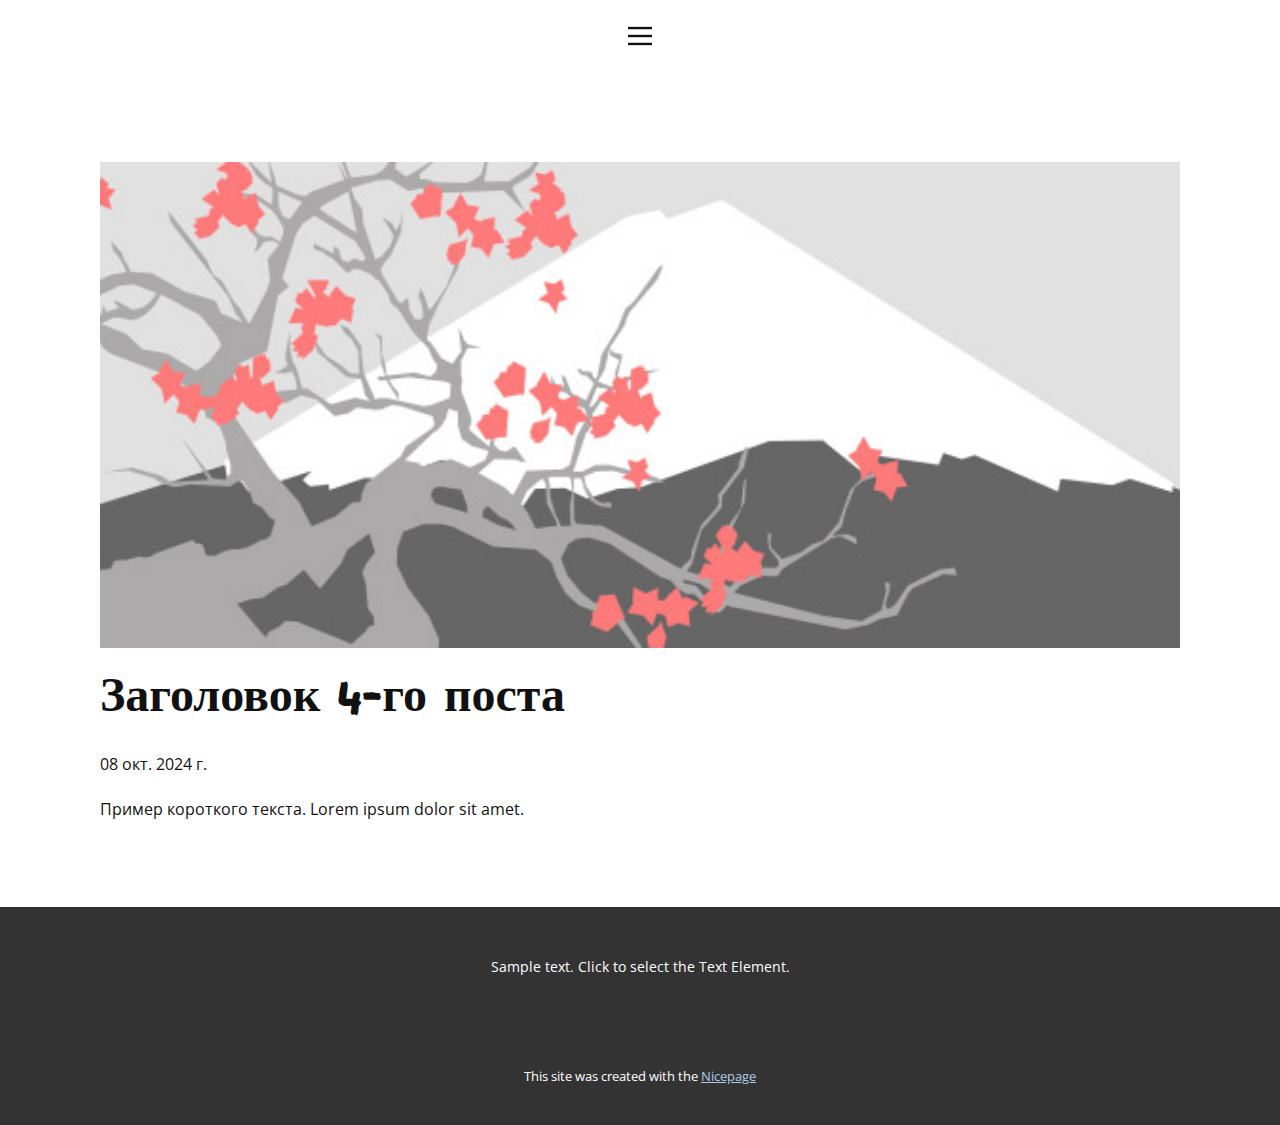
<file: blog/пост-3.html>
<!DOCTYPE html>
<html style="font-size: 16px;" lang="ru"><head>
    <meta name="viewport" content="width=device-width, initial-scale=1.0">
    <meta charset="utf-8">
    <meta name="keywords" content="Заголовок 1-го поста">
    <meta name="description" content="">
    <title>Заголовок 4-го поста</title>
    <link rel="stylesheet" href="../nicepage.css" media="screen">
<link rel="stylesheet" href="../Post-Template.css" media="screen">
    <script class="u-script" type="text/javascript" src="../jquery-1.9.1.min.js" defer=""></script>
    <script class="u-script" type="text/javascript" src="../nicepage.js" defer=""></script>
    <meta name="generator" content="Nicepage 6.19.6, nicepage.com">
    <link id="u-theme-google-font" rel="stylesheet" href="https://fonts.googleapis.com/css?family=Roboto:100,100i,300,300i,400,400i,500,500i,700,700i,900,900i|Open+Sans:300,300i,400,400i,500,500i,600,600i,700,700i,800,800i">
    <link id="u-page-google-font" rel="stylesheet" href="https://fonts.googleapis.com/css?family=Finger+Paint:400">
    
    
    
    <script type="application/ld+json">{
		"@context": "http://schema.org",
		"@type": "Organization",
		"name": ""
}</script>
    <meta name="theme-color" content="#478ac9">
  <meta data-intl-tel-input-cdn-path="intlTelInput/"></head>
  <body data-path-to-root="./" data-include-products="false" class="u-body u-xl-mode" data-lang="ru"><header class="u-clearfix u-header u-header" id="sec-609f"><div class="u-clearfix u-sheet u-sheet-1" bis_skin_checked="1">
        <nav class="u-align-left u-menu u-menu-hamburger u-offcanvas u-menu-1" data-responsive-from="XL">
          <div class="menu-collapse" bis_skin_checked="1">
            <a class="u-button-style u-nav-link" href="#" style="padding: 4px 0px; font-size: calc(1em + 8px);">
              <svg class="u-svg-link" preserveAspectRatio="xMidYMin slice" viewBox="0 0 302 302" style=""><use xlink:href="#svg-5c50"></use></svg>
              <svg xmlns="http://www.w3.org/2000/svg" xmlns:xlink="http://www.w3.org/1999/xlink" version="1.1" id="svg-5c50" x="0px" y="0px" viewBox="0 0 302 302" style="enable-background:new 0 0 302 302;" xml:space="preserve" class="u-svg-content"><g><rect y="36" width="302" height="30"></rect><rect y="236" width="302" height="30"></rect><rect y="136" width="302" height="30"></rect>
</g><g></g><g></g><g></g><g></g><g></g><g></g><g></g><g></g><g></g><g></g><g></g><g></g><g></g><g></g><g></g></svg>
            </a>
          </div>
          <div class="u-custom-menu u-nav-container" bis_skin_checked="1">
            <ul class="u-nav u-unstyled u-nav-1"><li class="u-nav-item"><a class="u-button-style u-nav-link u-text-active-palette-1-base u-text-hover-palette-2-base" href="#" style="padding: 10px 20px;">Home</a>
</li><li class="u-nav-item"><a class="u-button-style u-nav-link u-text-active-palette-1-base u-text-hover-palette-2-base" href="#" style="padding: 10px 20px;">Landing</a>
</li><li class="u-nav-item"><a class="u-button-style u-nav-link u-text-active-palette-1-base u-text-hover-palette-2-base" href="#" style="padding: 10px 20px;">About</a>
</li><li class="u-nav-item"><a class="u-button-style u-nav-link u-text-active-palette-1-base u-text-hover-palette-2-base" href="#" style="padding: 10px 20px;">Gallery</a>
</li><li class="u-nav-item"><a class="u-button-style u-nav-link u-text-active-palette-1-base u-text-hover-palette-2-base" href="#" style="padding: 10px 20px;">Contact</a>
</li></ul>
          </div>
          <div class="u-custom-menu u-nav-container-collapse" bis_skin_checked="1">
            <div class="u-align-center u-container-align-center u-container-style u-inner-container-layout u-opacity u-opacity-95 u-palette-4-base u-sidenav" bis_skin_checked="1">
              <div class="u-inner-container-layout u-sidenav-overflow" bis_skin_checked="1">
                <div class="u-menu-close" bis_skin_checked="1"></div>
                <ul class="u-align-center u-nav u-popupmenu-items u-unstyled u-nav-2"><li class="u-nav-item"><a class="u-button-style u-nav-link" href="#">Home</a>
</li><li class="u-nav-item"><a class="u-button-style u-nav-link" href="#">Landing</a>
</li><li class="u-nav-item"><a class="u-button-style u-nav-link" href="#">About</a>
</li><li class="u-nav-item"><a class="u-button-style u-nav-link" href="#">Gallery</a>
</li><li class="u-nav-item"><a class="u-button-style u-nav-link" href="#">Contact</a>
</li></ul>
              </div>
            </div>
            <div class="u-menu-overlay u-opacity u-opacity-70 u-palette-4-dark-3" bis_skin_checked="1"></div>
          </div>
        </nav>
      </div></header>
    <section class="u-align-center u-clearfix u-section-1" id="sec-1a24">
      <div class="u-clearfix u-sheet u-valign-middle-md u-valign-middle-sm u-valign-middle-xs u-sheet-1"><!--post_details--><!--post_details_options_json--><!--{"source":""}--><!--/post_details_options_json--><!--blog_post-->
        <div class="u-container-style u-expanded-width u-post-details u-post-details-1">
          <div class="u-container-layout u-valign-middle u-container-layout-1"><!--blog_post_image-->
            <img alt="" class="u-blog-control u-expanded-width u-image u-image-default u-image-1" src="../images/0fd3416c.jpeg"><!--/blog_post_image--><!--blog_post_header-->
            <h2 class="u-blog-control u-text u-text-1">Заголовок 4-го поста</h2><!--/blog_post_header--><!--blog_post_metadata-->
            <div class="u-blog-control u-metadata u-metadata-1"><!--blog_post_metadata_date-->
              <span class="u-meta-date u-meta-icon">08 окт. 2024 г.</span><!--/blog_post_metadata_date--><!--blog_post_metadata_category-->
              <!--/blog_post_metadata_category--><!--blog_post_metadata_comments-->
              <!--/blog_post_metadata_comments-->
            </div><!--/blog_post_metadata--><!--blog_post_content-->
            <div class="u-align-justify u-blog-control u-post-content u-text u-text-2 fr-view">
  Пример короткого текста. Lorem ipsum dolor sit amet.
  </div><!--/blog_post_content-->
          </div>
        </div><!--/blog_post--><!--/post_details-->
      </div>
    </section>
    
    
    
    <footer class="u-align-center u-clearfix u-container-align-center u-footer u-grey-80 u-footer" id="sec-176d"><div class="u-clearfix u-sheet u-sheet-1" bis_skin_checked="1">
        <p class="u-small-text u-text u-text-variant u-text-1">Sample text. Click to select the Text Element.</p>
      </div></footer>
    <section class="u-backlink u-clearfix u-grey-80">
      <p class="u-text">
        <span>This site was created with the </span>
        <a class="u-link" href="https://nicepage.com/" target="_blank" rel="nofollow">
          <span>Nicepage</span>
        </a>
      </p>
    </section>
  
</body></html>
</file>
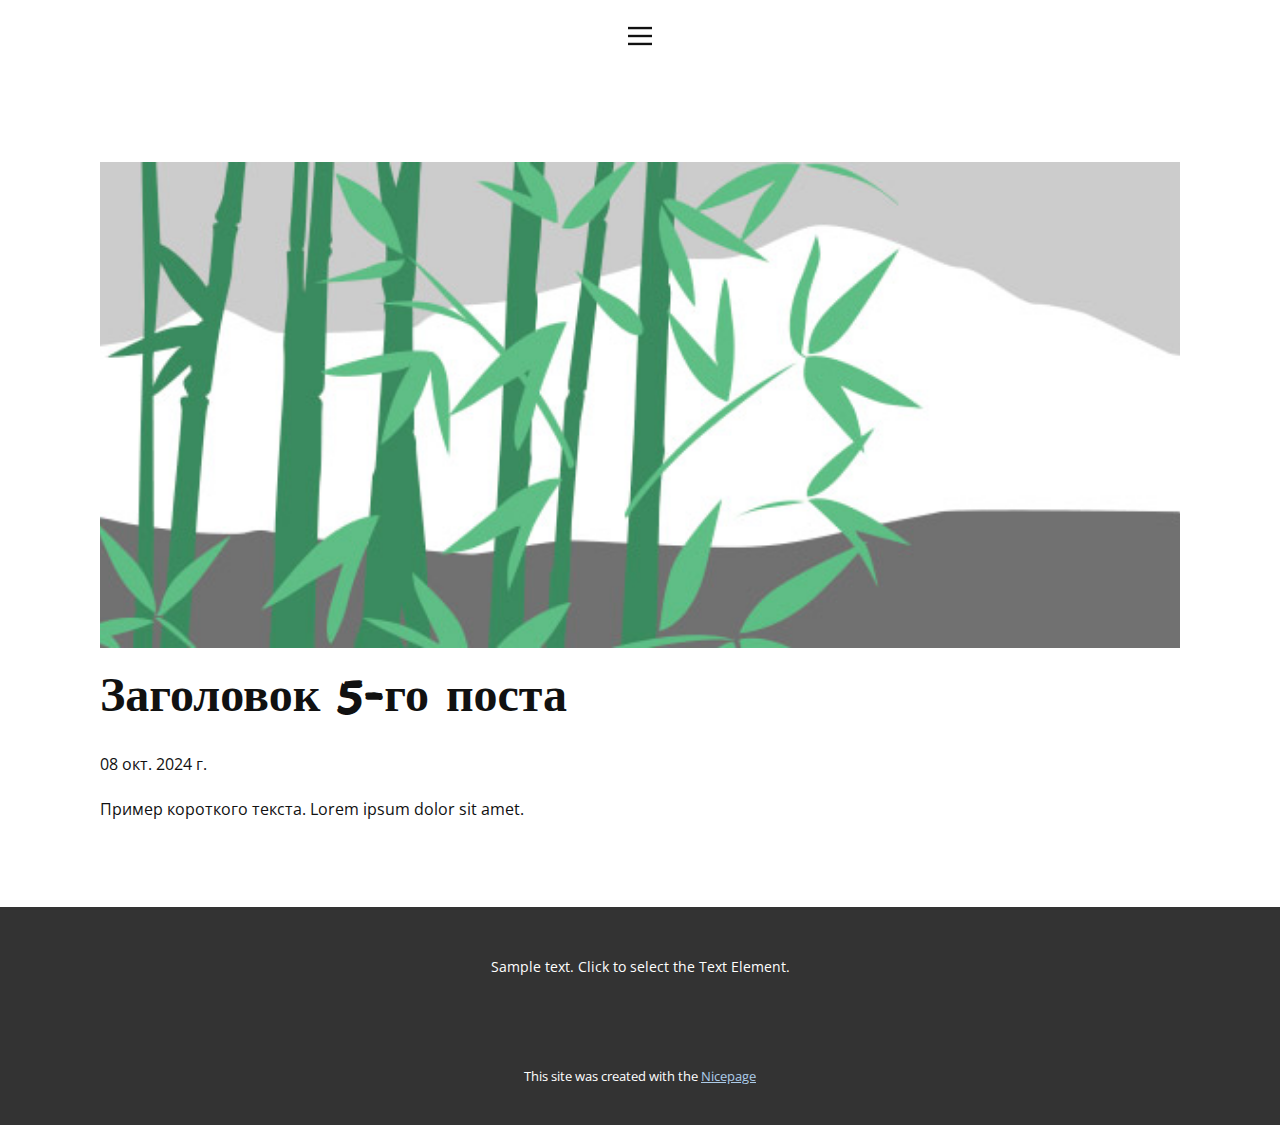
<file: blog/пост-4.html>
<!DOCTYPE html>
<html style="font-size: 16px;" lang="ru"><head>
    <meta name="viewport" content="width=device-width, initial-scale=1.0">
    <meta charset="utf-8">
    <meta name="keywords" content="Заголовок 1-го поста">
    <meta name="description" content="">
    <title>Заголовок 5-го поста</title>
    <link rel="stylesheet" href="../nicepage.css" media="screen">
<link rel="stylesheet" href="../Post-Template.css" media="screen">
    <script class="u-script" type="text/javascript" src="../jquery-1.9.1.min.js" defer=""></script>
    <script class="u-script" type="text/javascript" src="../nicepage.js" defer=""></script>
    <meta name="generator" content="Nicepage 6.19.6, nicepage.com">
    <link id="u-theme-google-font" rel="stylesheet" href="https://fonts.googleapis.com/css?family=Roboto:100,100i,300,300i,400,400i,500,500i,700,700i,900,900i|Open+Sans:300,300i,400,400i,500,500i,600,600i,700,700i,800,800i">
    <link id="u-page-google-font" rel="stylesheet" href="https://fonts.googleapis.com/css?family=Finger+Paint:400">
    
    
    
    <script type="application/ld+json">{
		"@context": "http://schema.org",
		"@type": "Organization",
		"name": ""
}</script>
    <meta name="theme-color" content="#478ac9">
  <meta data-intl-tel-input-cdn-path="intlTelInput/"></head>
  <body data-path-to-root="./" data-include-products="false" class="u-body u-xl-mode" data-lang="ru"><header class="u-clearfix u-header u-header" id="sec-609f"><div class="u-clearfix u-sheet u-sheet-1" bis_skin_checked="1">
        <nav class="u-align-left u-menu u-menu-hamburger u-offcanvas u-menu-1" data-responsive-from="XL">
          <div class="menu-collapse" bis_skin_checked="1">
            <a class="u-button-style u-nav-link" href="#" style="padding: 4px 0px; font-size: calc(1em + 8px);">
              <svg class="u-svg-link" preserveAspectRatio="xMidYMin slice" viewBox="0 0 302 302" style=""><use xlink:href="#svg-5c50"></use></svg>
              <svg xmlns="http://www.w3.org/2000/svg" xmlns:xlink="http://www.w3.org/1999/xlink" version="1.1" id="svg-5c50" x="0px" y="0px" viewBox="0 0 302 302" style="enable-background:new 0 0 302 302;" xml:space="preserve" class="u-svg-content"><g><rect y="36" width="302" height="30"></rect><rect y="236" width="302" height="30"></rect><rect y="136" width="302" height="30"></rect>
</g><g></g><g></g><g></g><g></g><g></g><g></g><g></g><g></g><g></g><g></g><g></g><g></g><g></g><g></g><g></g></svg>
            </a>
          </div>
          <div class="u-custom-menu u-nav-container" bis_skin_checked="1">
            <ul class="u-nav u-unstyled u-nav-1"><li class="u-nav-item"><a class="u-button-style u-nav-link u-text-active-palette-1-base u-text-hover-palette-2-base" href="#" style="padding: 10px 20px;">Home</a>
</li><li class="u-nav-item"><a class="u-button-style u-nav-link u-text-active-palette-1-base u-text-hover-palette-2-base" href="#" style="padding: 10px 20px;">Landing</a>
</li><li class="u-nav-item"><a class="u-button-style u-nav-link u-text-active-palette-1-base u-text-hover-palette-2-base" href="#" style="padding: 10px 20px;">About</a>
</li><li class="u-nav-item"><a class="u-button-style u-nav-link u-text-active-palette-1-base u-text-hover-palette-2-base" href="#" style="padding: 10px 20px;">Gallery</a>
</li><li class="u-nav-item"><a class="u-button-style u-nav-link u-text-active-palette-1-base u-text-hover-palette-2-base" href="#" style="padding: 10px 20px;">Contact</a>
</li></ul>
          </div>
          <div class="u-custom-menu u-nav-container-collapse" bis_skin_checked="1">
            <div class="u-align-center u-container-align-center u-container-style u-inner-container-layout u-opacity u-opacity-95 u-palette-4-base u-sidenav" bis_skin_checked="1">
              <div class="u-inner-container-layout u-sidenav-overflow" bis_skin_checked="1">
                <div class="u-menu-close" bis_skin_checked="1"></div>
                <ul class="u-align-center u-nav u-popupmenu-items u-unstyled u-nav-2"><li class="u-nav-item"><a class="u-button-style u-nav-link" href="#">Home</a>
</li><li class="u-nav-item"><a class="u-button-style u-nav-link" href="#">Landing</a>
</li><li class="u-nav-item"><a class="u-button-style u-nav-link" href="#">About</a>
</li><li class="u-nav-item"><a class="u-button-style u-nav-link" href="#">Gallery</a>
</li><li class="u-nav-item"><a class="u-button-style u-nav-link" href="#">Contact</a>
</li></ul>
              </div>
            </div>
            <div class="u-menu-overlay u-opacity u-opacity-70 u-palette-4-dark-3" bis_skin_checked="1"></div>
          </div>
        </nav>
      </div></header>
    <section class="u-align-center u-clearfix u-section-1" id="sec-1a24">
      <div class="u-clearfix u-sheet u-valign-middle-md u-valign-middle-sm u-valign-middle-xs u-sheet-1"><!--post_details--><!--post_details_options_json--><!--{"source":""}--><!--/post_details_options_json--><!--blog_post-->
        <div class="u-container-style u-expanded-width u-post-details u-post-details-1">
          <div class="u-container-layout u-valign-middle u-container-layout-1"><!--blog_post_image-->
            <img alt="" class="u-blog-control u-expanded-width u-image u-image-default u-image-1" src="../images/68f64b9d.jpeg"><!--/blog_post_image--><!--blog_post_header-->
            <h2 class="u-blog-control u-text u-text-1">Заголовок 5-го поста</h2><!--/blog_post_header--><!--blog_post_metadata-->
            <div class="u-blog-control u-metadata u-metadata-1"><!--blog_post_metadata_date-->
              <span class="u-meta-date u-meta-icon">08 окт. 2024 г.</span><!--/blog_post_metadata_date--><!--blog_post_metadata_category-->
              <!--/blog_post_metadata_category--><!--blog_post_metadata_comments-->
              <!--/blog_post_metadata_comments-->
            </div><!--/blog_post_metadata--><!--blog_post_content-->
            <div class="u-align-justify u-blog-control u-post-content u-text u-text-2 fr-view">
  Пример короткого текста. Lorem ipsum dolor sit amet.
  </div><!--/blog_post_content-->
          </div>
        </div><!--/blog_post--><!--/post_details-->
      </div>
    </section>
    
    
    
    <footer class="u-align-center u-clearfix u-container-align-center u-footer u-grey-80 u-footer" id="sec-176d"><div class="u-clearfix u-sheet u-sheet-1" bis_skin_checked="1">
        <p class="u-small-text u-text u-text-variant u-text-1">Sample text. Click to select the Text Element.</p>
      </div></footer>
    <section class="u-backlink u-clearfix u-grey-80">
      <p class="u-text">
        <span>This site was created with the </span>
        <a class="u-link" href="https://nicepage.com/" target="_blank" rel="nofollow">
          <span>Nicepage</span>
        </a>
      </p>
    </section>
  
</body></html>
</file>
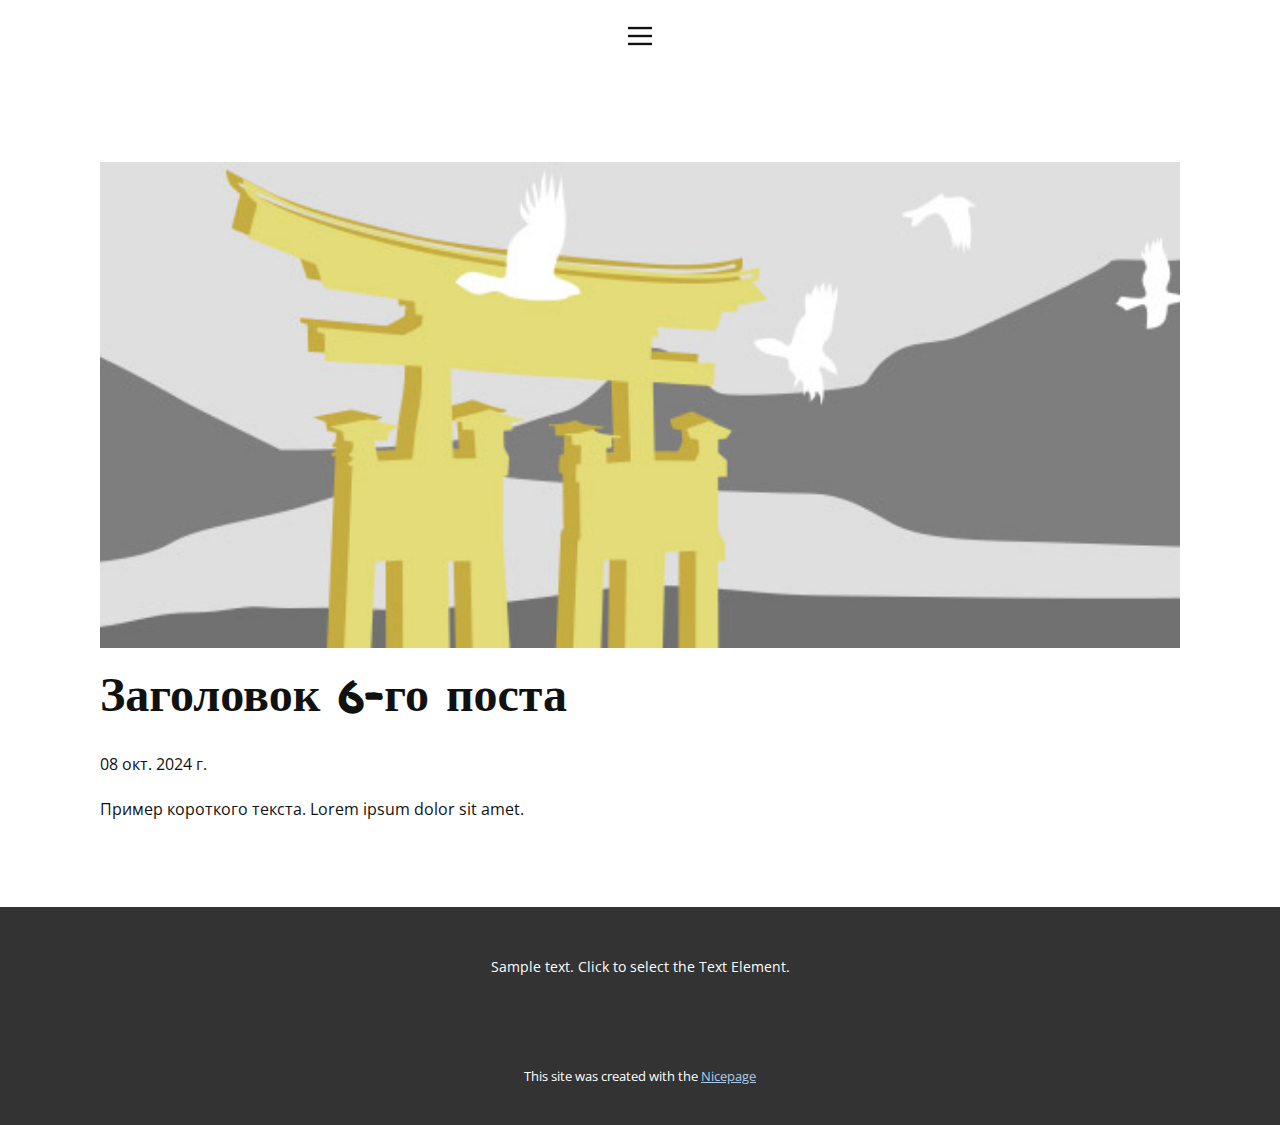
<file: blog/пост-5.html>
<!DOCTYPE html>
<html style="font-size: 16px;" lang="ru"><head>
    <meta name="viewport" content="width=device-width, initial-scale=1.0">
    <meta charset="utf-8">
    <meta name="keywords" content="Заголовок 1-го поста">
    <meta name="description" content="">
    <title>Заголовок 6-го поста</title>
    <link rel="stylesheet" href="../nicepage.css" media="screen">
<link rel="stylesheet" href="../Post-Template.css" media="screen">
    <script class="u-script" type="text/javascript" src="../jquery-1.9.1.min.js" defer=""></script>
    <script class="u-script" type="text/javascript" src="../nicepage.js" defer=""></script>
    <meta name="generator" content="Nicepage 6.19.6, nicepage.com">
    <link id="u-theme-google-font" rel="stylesheet" href="https://fonts.googleapis.com/css?family=Roboto:100,100i,300,300i,400,400i,500,500i,700,700i,900,900i|Open+Sans:300,300i,400,400i,500,500i,600,600i,700,700i,800,800i">
    <link id="u-page-google-font" rel="stylesheet" href="https://fonts.googleapis.com/css?family=Finger+Paint:400">
    
    
    
    <script type="application/ld+json">{
		"@context": "http://schema.org",
		"@type": "Organization",
		"name": ""
}</script>
    <meta name="theme-color" content="#478ac9">
  <meta data-intl-tel-input-cdn-path="intlTelInput/"></head>
  <body data-path-to-root="./" data-include-products="false" class="u-body u-xl-mode" data-lang="ru"><header class="u-clearfix u-header u-header" id="sec-609f"><div class="u-clearfix u-sheet u-sheet-1" bis_skin_checked="1">
        <nav class="u-align-left u-menu u-menu-hamburger u-offcanvas u-menu-1" data-responsive-from="XL">
          <div class="menu-collapse" bis_skin_checked="1">
            <a class="u-button-style u-nav-link" href="#" style="padding: 4px 0px; font-size: calc(1em + 8px);">
              <svg class="u-svg-link" preserveAspectRatio="xMidYMin slice" viewBox="0 0 302 302" style=""><use xlink:href="#svg-5c50"></use></svg>
              <svg xmlns="http://www.w3.org/2000/svg" xmlns:xlink="http://www.w3.org/1999/xlink" version="1.1" id="svg-5c50" x="0px" y="0px" viewBox="0 0 302 302" style="enable-background:new 0 0 302 302;" xml:space="preserve" class="u-svg-content"><g><rect y="36" width="302" height="30"></rect><rect y="236" width="302" height="30"></rect><rect y="136" width="302" height="30"></rect>
</g><g></g><g></g><g></g><g></g><g></g><g></g><g></g><g></g><g></g><g></g><g></g><g></g><g></g><g></g><g></g></svg>
            </a>
          </div>
          <div class="u-custom-menu u-nav-container" bis_skin_checked="1">
            <ul class="u-nav u-unstyled u-nav-1"><li class="u-nav-item"><a class="u-button-style u-nav-link u-text-active-palette-1-base u-text-hover-palette-2-base" href="#" style="padding: 10px 20px;">Home</a>
</li><li class="u-nav-item"><a class="u-button-style u-nav-link u-text-active-palette-1-base u-text-hover-palette-2-base" href="#" style="padding: 10px 20px;">Landing</a>
</li><li class="u-nav-item"><a class="u-button-style u-nav-link u-text-active-palette-1-base u-text-hover-palette-2-base" href="#" style="padding: 10px 20px;">About</a>
</li><li class="u-nav-item"><a class="u-button-style u-nav-link u-text-active-palette-1-base u-text-hover-palette-2-base" href="#" style="padding: 10px 20px;">Gallery</a>
</li><li class="u-nav-item"><a class="u-button-style u-nav-link u-text-active-palette-1-base u-text-hover-palette-2-base" href="#" style="padding: 10px 20px;">Contact</a>
</li></ul>
          </div>
          <div class="u-custom-menu u-nav-container-collapse" bis_skin_checked="1">
            <div class="u-align-center u-container-align-center u-container-style u-inner-container-layout u-opacity u-opacity-95 u-palette-4-base u-sidenav" bis_skin_checked="1">
              <div class="u-inner-container-layout u-sidenav-overflow" bis_skin_checked="1">
                <div class="u-menu-close" bis_skin_checked="1"></div>
                <ul class="u-align-center u-nav u-popupmenu-items u-unstyled u-nav-2"><li class="u-nav-item"><a class="u-button-style u-nav-link" href="#">Home</a>
</li><li class="u-nav-item"><a class="u-button-style u-nav-link" href="#">Landing</a>
</li><li class="u-nav-item"><a class="u-button-style u-nav-link" href="#">About</a>
</li><li class="u-nav-item"><a class="u-button-style u-nav-link" href="#">Gallery</a>
</li><li class="u-nav-item"><a class="u-button-style u-nav-link" href="#">Contact</a>
</li></ul>
              </div>
            </div>
            <div class="u-menu-overlay u-opacity u-opacity-70 u-palette-4-dark-3" bis_skin_checked="1"></div>
          </div>
        </nav>
      </div></header>
    <section class="u-align-center u-clearfix u-section-1" id="sec-1a24">
      <div class="u-clearfix u-sheet u-valign-middle-md u-valign-middle-sm u-valign-middle-xs u-sheet-1"><!--post_details--><!--post_details_options_json--><!--{"source":""}--><!--/post_details_options_json--><!--blog_post-->
        <div class="u-container-style u-expanded-width u-post-details u-post-details-1">
          <div class="u-container-layout u-valign-middle u-container-layout-1"><!--blog_post_image-->
            <img alt="" class="u-blog-control u-expanded-width u-image u-image-default u-image-1" src="../images/8ad73f3c.jpeg"><!--/blog_post_image--><!--blog_post_header-->
            <h2 class="u-blog-control u-text u-text-1">Заголовок 6-го поста</h2><!--/blog_post_header--><!--blog_post_metadata-->
            <div class="u-blog-control u-metadata u-metadata-1"><!--blog_post_metadata_date-->
              <span class="u-meta-date u-meta-icon">08 окт. 2024 г.</span><!--/blog_post_metadata_date--><!--blog_post_metadata_category-->
              <!--/blog_post_metadata_category--><!--blog_post_metadata_comments-->
              <!--/blog_post_metadata_comments-->
            </div><!--/blog_post_metadata--><!--blog_post_content-->
            <div class="u-align-justify u-blog-control u-post-content u-text u-text-2 fr-view">
  Пример короткого текста. Lorem ipsum dolor sit amet.
  </div><!--/blog_post_content-->
          </div>
        </div><!--/blog_post--><!--/post_details-->
      </div>
    </section>
    
    
    
    <footer class="u-align-center u-clearfix u-container-align-center u-footer u-grey-80 u-footer" id="sec-176d"><div class="u-clearfix u-sheet u-sheet-1" bis_skin_checked="1">
        <p class="u-small-text u-text u-text-variant u-text-1">Sample text. Click to select the Text Element.</p>
      </div></footer>
    <section class="u-backlink u-clearfix u-grey-80">
      <p class="u-text">
        <span>This site was created with the </span>
        <a class="u-link" href="https://nicepage.com/" target="_blank" rel="nofollow">
          <span>Nicepage</span>
        </a>
      </p>
    </section>
  
</body></html>
</file>
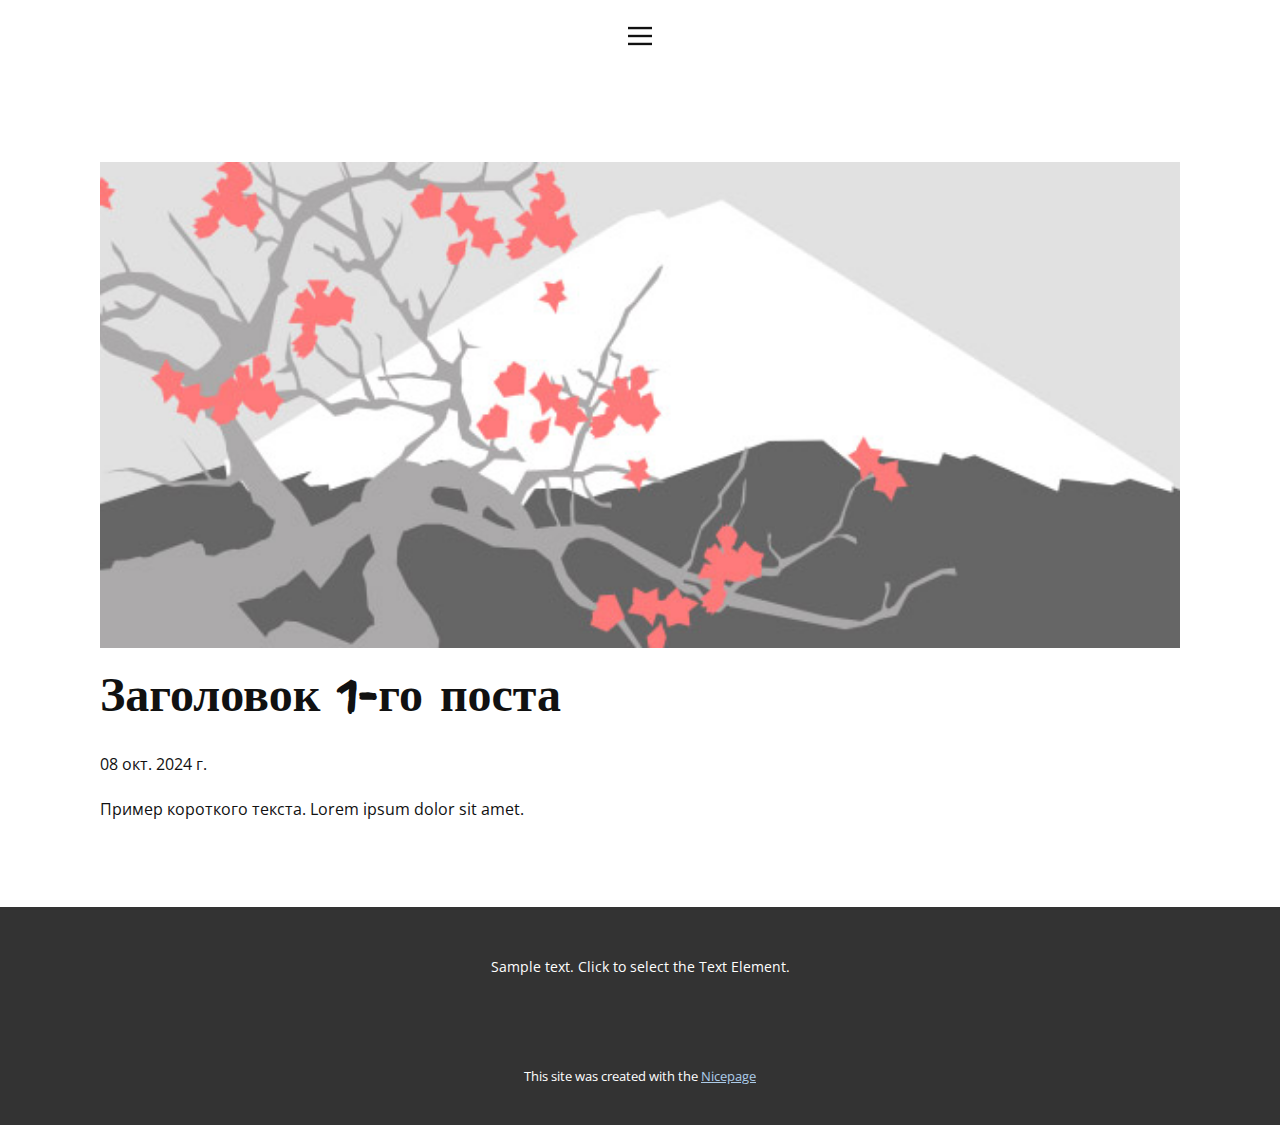
<file: blog/пост.html>
<!DOCTYPE html>
<html style="font-size: 16px;" lang="ru"><head>
    <meta name="viewport" content="width=device-width, initial-scale=1.0">
    <meta charset="utf-8">
    <meta name="keywords" content="Заголовок 1-го поста">
    <meta name="description" content="">
    <title>Заголовок 1-го поста</title>
    <link rel="stylesheet" href="../nicepage.css" media="screen">
<link rel="stylesheet" href="../Post-Template.css" media="screen">
    <script class="u-script" type="text/javascript" src="../jquery-1.9.1.min.js" defer=""></script>
    <script class="u-script" type="text/javascript" src="../nicepage.js" defer=""></script>
    <meta name="generator" content="Nicepage 6.19.6, nicepage.com">
    <link id="u-theme-google-font" rel="stylesheet" href="https://fonts.googleapis.com/css?family=Roboto:100,100i,300,300i,400,400i,500,500i,700,700i,900,900i|Open+Sans:300,300i,400,400i,500,500i,600,600i,700,700i,800,800i">
    <link id="u-page-google-font" rel="stylesheet" href="https://fonts.googleapis.com/css?family=Finger+Paint:400">
    
    
    
    <script type="application/ld+json">{
		"@context": "http://schema.org",
		"@type": "Organization",
		"name": ""
}</script>
    <meta name="theme-color" content="#478ac9">
  <meta data-intl-tel-input-cdn-path="intlTelInput/"></head>
  <body data-path-to-root="./" data-include-products="false" class="u-body u-xl-mode" data-lang="ru"><header class="u-clearfix u-header u-header" id="sec-609f"><div class="u-clearfix u-sheet u-sheet-1" bis_skin_checked="1">
        <nav class="u-align-left u-menu u-menu-hamburger u-offcanvas u-menu-1" data-responsive-from="XL">
          <div class="menu-collapse" bis_skin_checked="1">
            <a class="u-button-style u-nav-link" href="#" style="padding: 4px 0px; font-size: calc(1em + 8px);">
              <svg class="u-svg-link" preserveAspectRatio="xMidYMin slice" viewBox="0 0 302 302" style=""><use xlink:href="#svg-5c50"></use></svg>
              <svg xmlns="http://www.w3.org/2000/svg" xmlns:xlink="http://www.w3.org/1999/xlink" version="1.1" id="svg-5c50" x="0px" y="0px" viewBox="0 0 302 302" style="enable-background:new 0 0 302 302;" xml:space="preserve" class="u-svg-content"><g><rect y="36" width="302" height="30"></rect><rect y="236" width="302" height="30"></rect><rect y="136" width="302" height="30"></rect>
</g><g></g><g></g><g></g><g></g><g></g><g></g><g></g><g></g><g></g><g></g><g></g><g></g><g></g><g></g><g></g></svg>
            </a>
          </div>
          <div class="u-custom-menu u-nav-container" bis_skin_checked="1">
            <ul class="u-nav u-unstyled u-nav-1"><li class="u-nav-item"><a class="u-button-style u-nav-link u-text-active-palette-1-base u-text-hover-palette-2-base" href="#" style="padding: 10px 20px;">Home</a>
</li><li class="u-nav-item"><a class="u-button-style u-nav-link u-text-active-palette-1-base u-text-hover-palette-2-base" href="#" style="padding: 10px 20px;">Landing</a>
</li><li class="u-nav-item"><a class="u-button-style u-nav-link u-text-active-palette-1-base u-text-hover-palette-2-base" href="#" style="padding: 10px 20px;">About</a>
</li><li class="u-nav-item"><a class="u-button-style u-nav-link u-text-active-palette-1-base u-text-hover-palette-2-base" href="#" style="padding: 10px 20px;">Gallery</a>
</li><li class="u-nav-item"><a class="u-button-style u-nav-link u-text-active-palette-1-base u-text-hover-palette-2-base" href="#" style="padding: 10px 20px;">Contact</a>
</li></ul>
          </div>
          <div class="u-custom-menu u-nav-container-collapse" bis_skin_checked="1">
            <div class="u-align-center u-container-align-center u-container-style u-inner-container-layout u-opacity u-opacity-95 u-palette-4-base u-sidenav" bis_skin_checked="1">
              <div class="u-inner-container-layout u-sidenav-overflow" bis_skin_checked="1">
                <div class="u-menu-close" bis_skin_checked="1"></div>
                <ul class="u-align-center u-nav u-popupmenu-items u-unstyled u-nav-2"><li class="u-nav-item"><a class="u-button-style u-nav-link" href="#">Home</a>
</li><li class="u-nav-item"><a class="u-button-style u-nav-link" href="#">Landing</a>
</li><li class="u-nav-item"><a class="u-button-style u-nav-link" href="#">About</a>
</li><li class="u-nav-item"><a class="u-button-style u-nav-link" href="#">Gallery</a>
</li><li class="u-nav-item"><a class="u-button-style u-nav-link" href="#">Contact</a>
</li></ul>
              </div>
            </div>
            <div class="u-menu-overlay u-opacity u-opacity-70 u-palette-4-dark-3" bis_skin_checked="1"></div>
          </div>
        </nav>
      </div></header>
    <section class="u-align-center u-clearfix u-section-1" id="sec-1a24">
      <div class="u-clearfix u-sheet u-valign-middle-md u-valign-middle-sm u-valign-middle-xs u-sheet-1"><!--post_details--><!--post_details_options_json--><!--{"source":""}--><!--/post_details_options_json--><!--blog_post-->
        <div class="u-container-style u-expanded-width u-post-details u-post-details-1">
          <div class="u-container-layout u-valign-middle u-container-layout-1"><!--blog_post_image-->
            <img alt="" class="u-blog-control u-expanded-width u-image u-image-default u-image-1" src="../images/0fd3416c.jpeg"><!--/blog_post_image--><!--blog_post_header-->
            <h2 class="u-blog-control u-text u-text-1">Заголовок 1-го поста</h2><!--/blog_post_header--><!--blog_post_metadata-->
            <div class="u-blog-control u-metadata u-metadata-1"><!--blog_post_metadata_date-->
              <span class="u-meta-date u-meta-icon">08 окт. 2024 г.</span><!--/blog_post_metadata_date--><!--blog_post_metadata_category-->
              <!--/blog_post_metadata_category--><!--blog_post_metadata_comments-->
              <!--/blog_post_metadata_comments-->
            </div><!--/blog_post_metadata--><!--blog_post_content-->
            <div class="u-align-justify u-blog-control u-post-content u-text u-text-2 fr-view">
  Пример короткого текста. Lorem ipsum dolor sit amet.
  </div><!--/blog_post_content-->
          </div>
        </div><!--/blog_post--><!--/post_details-->
      </div>
    </section>
    
    
    
    <footer class="u-align-center u-clearfix u-container-align-center u-footer u-grey-80 u-footer" id="sec-176d"><div class="u-clearfix u-sheet u-sheet-1" bis_skin_checked="1">
        <p class="u-small-text u-text u-text-variant u-text-1">Sample text. Click to select the Text Element.</p>
      </div></footer>
    <section class="u-backlink u-clearfix u-grey-80">
      <p class="u-text">
        <span>This site was created with the </span>
        <a class="u-link" href="https://nicepage.com/" target="_blank" rel="nofollow">
          <span>Nicepage</span>
        </a>
      </p>
    </section>
  
</body></html>
</file>
